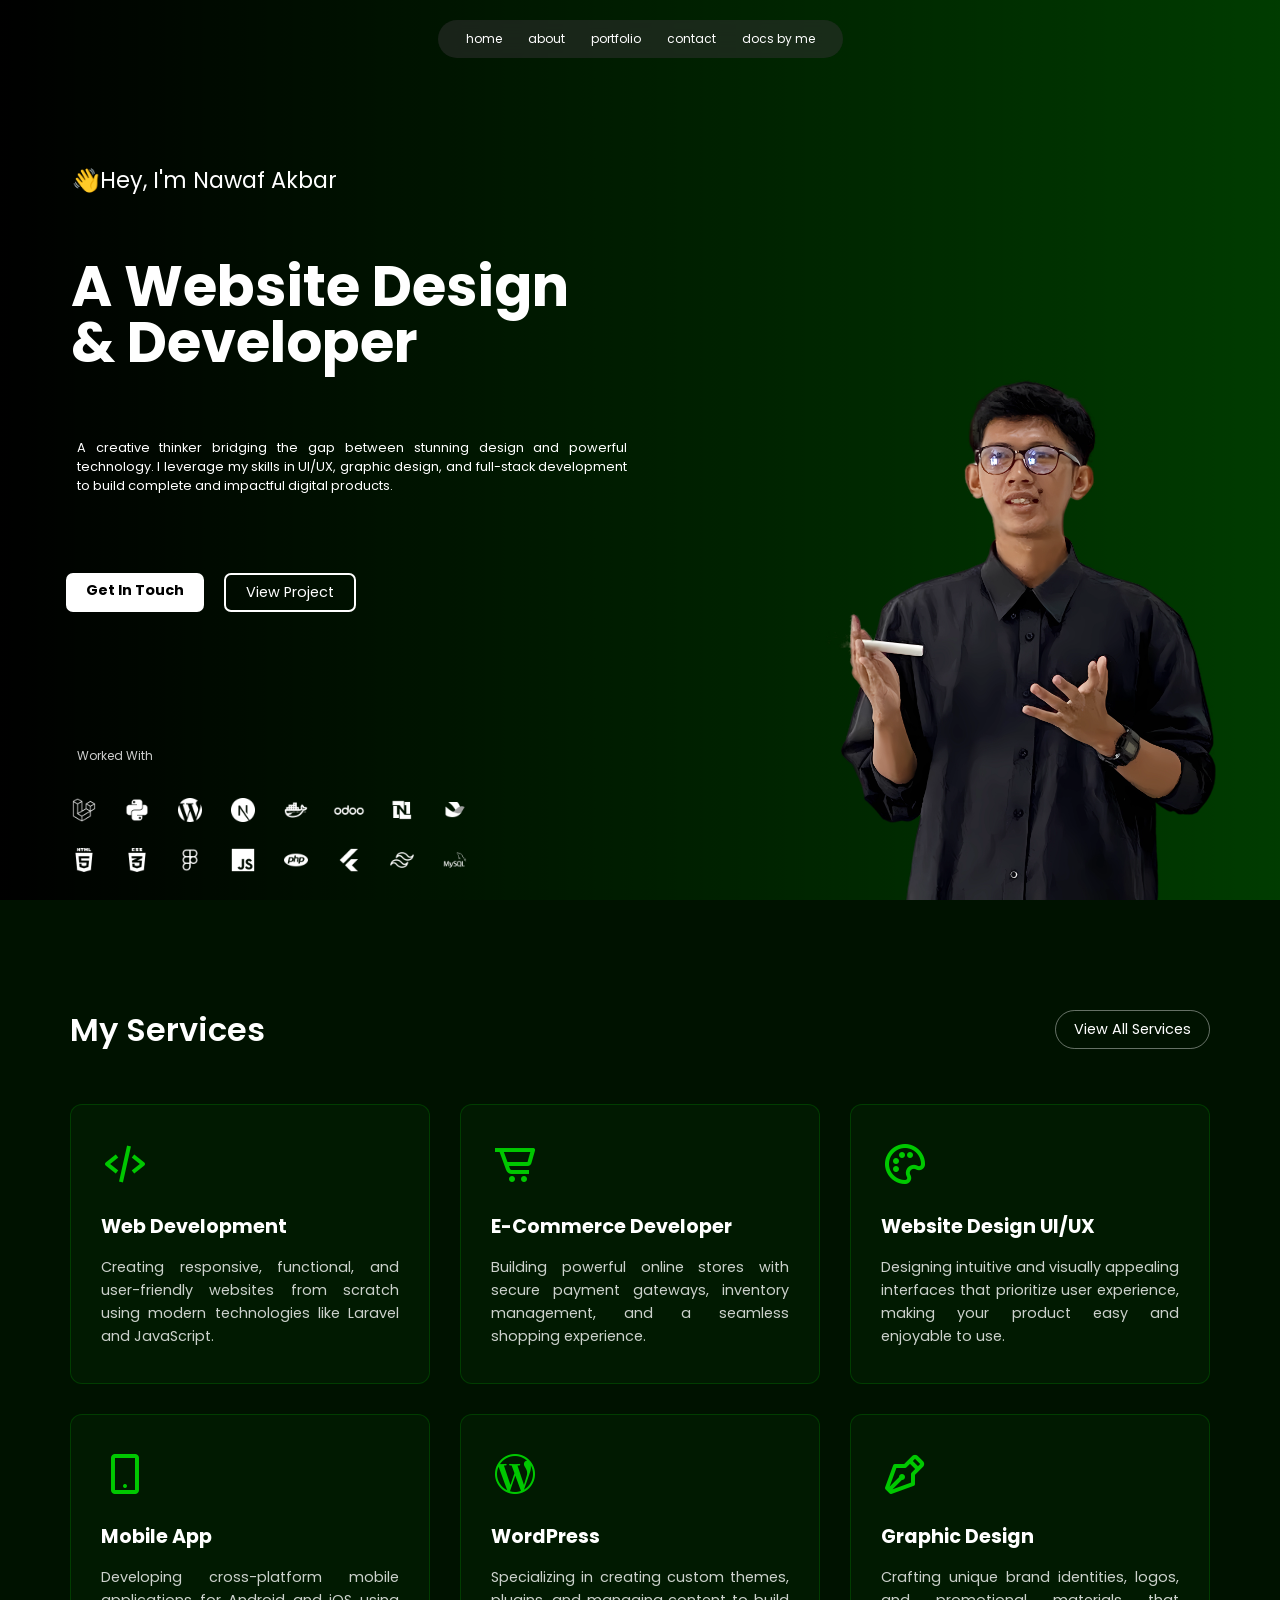
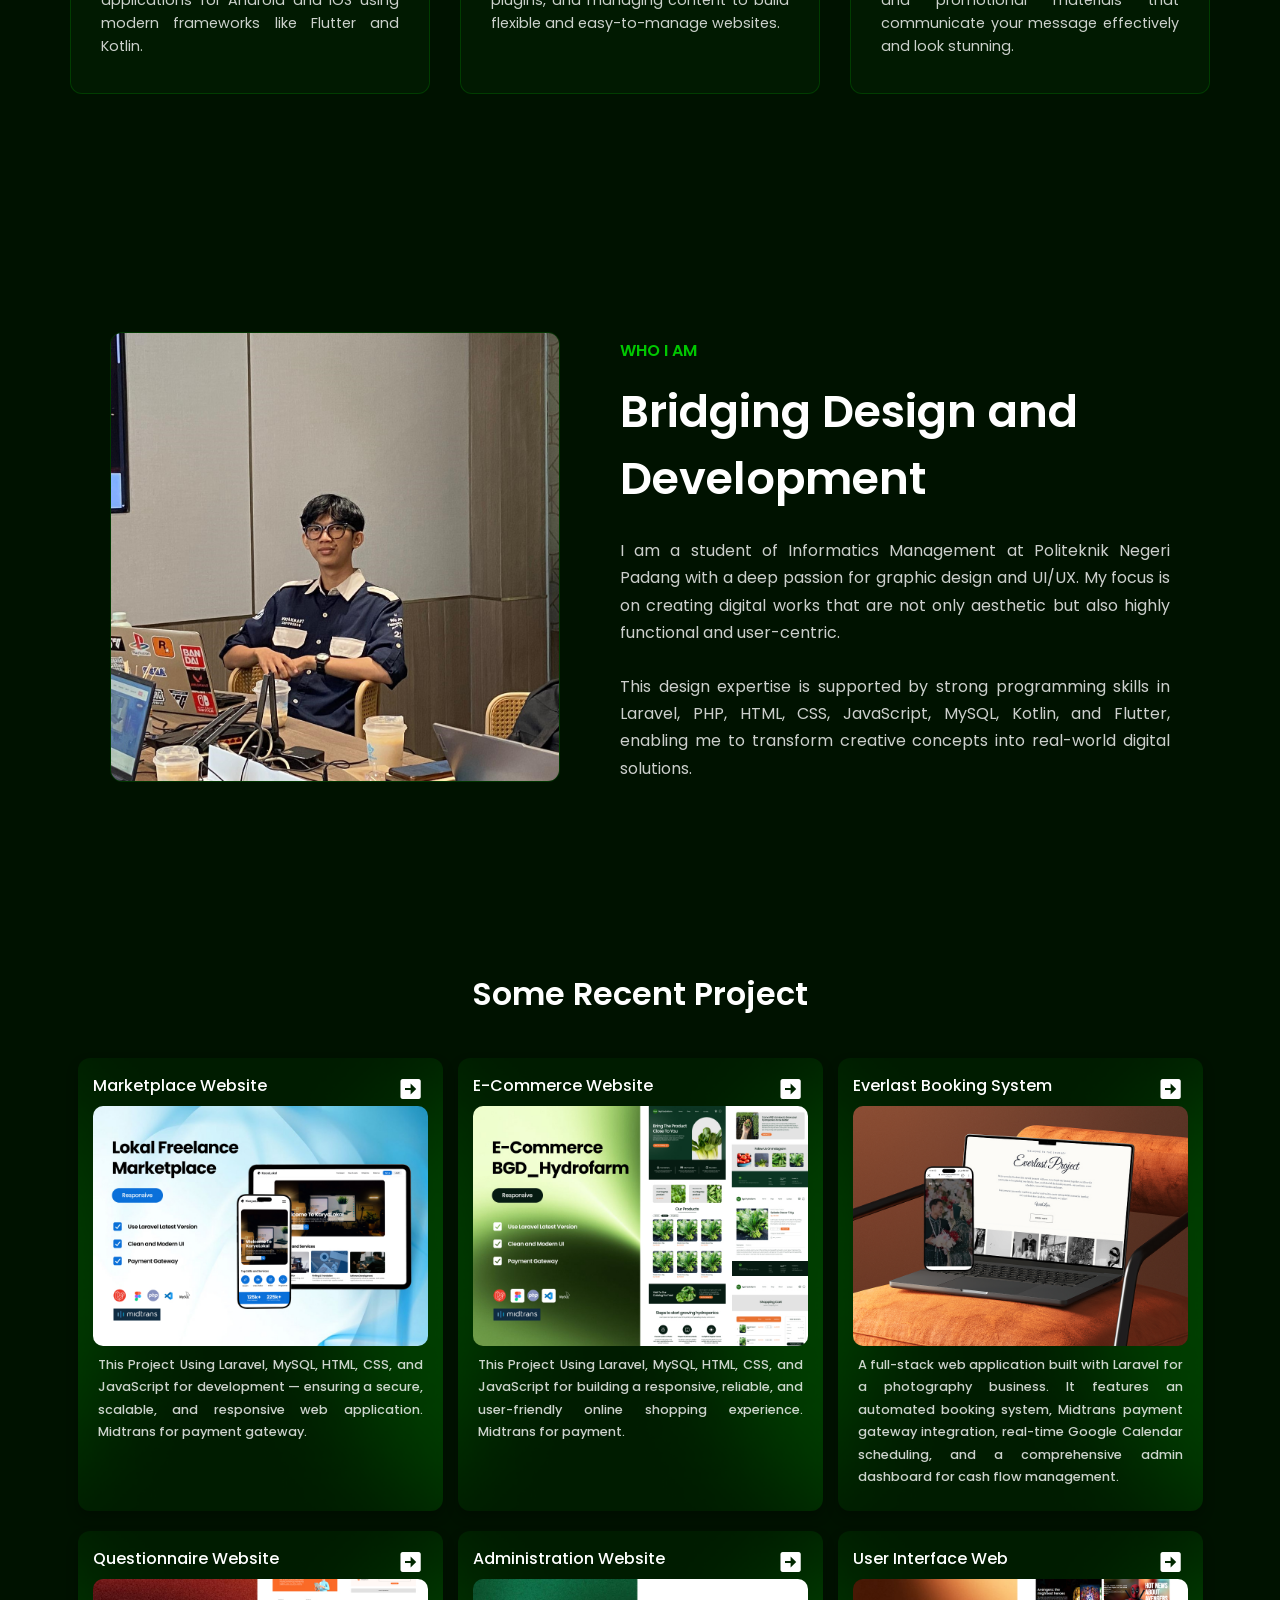
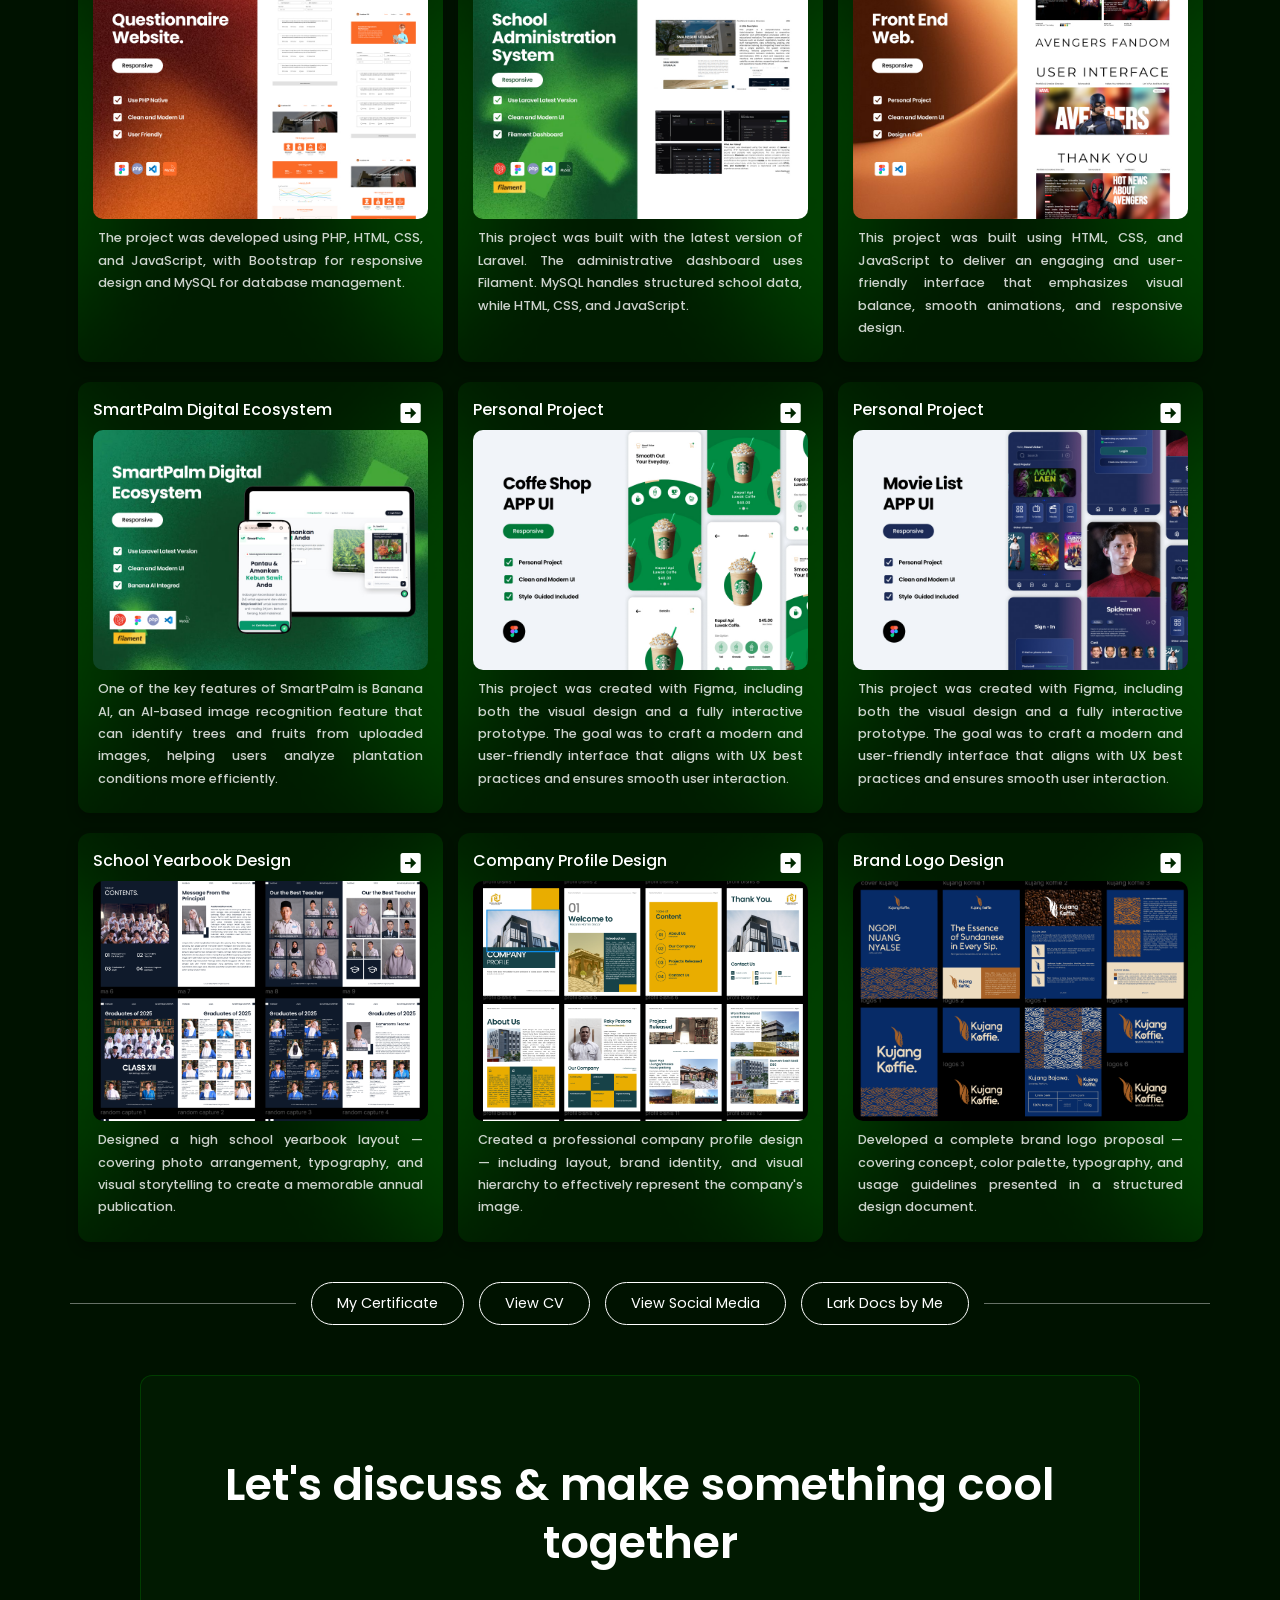
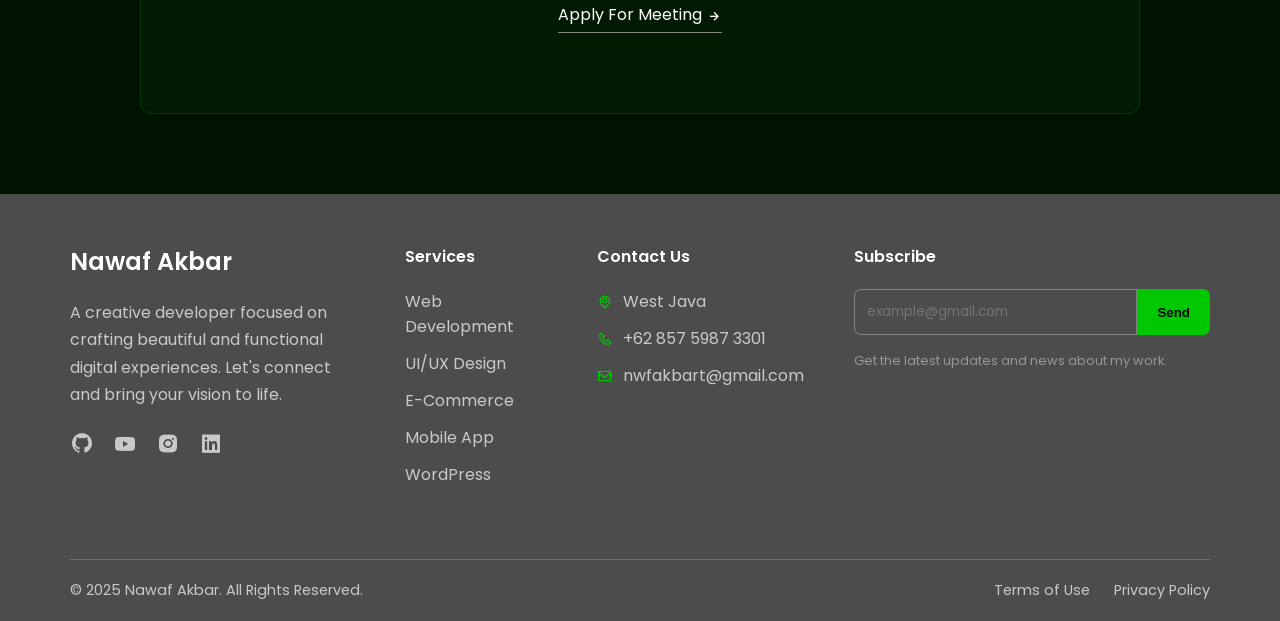
<file: index.html>
<!DOCTYPE html>
<html lang="en">

<head>
    <meta charset="UTF-8">
    <meta name="viewport" content="width=device-width, initial-scale=1.0">
    <title>Nawaf Akbar Portofolio</title>
    <link rel="icon" type="image/png" href="img/nwflogos.png">

    <link href='https://unpkg.com/boxicons@2.1.4/css/boxicons.min.css' rel='stylesheet'>
    <link rel="stylesheet" href="https://cdnjs.cloudflare.com/ajax/libs/font-awesome/6.4.2/css/all.min.css">

    <link rel="stylesheet" href="style.css">
    <style>
        /* Default: show desktop, hide mobile */
        .show-desktop {
            display: inline;
        }

        .show-mobile {
            display: none;
        }

        /* Mobile: hide desktop, show mobile */
        @media (max-width: 768px) {
            .show-desktop {
                display: none;
            }

            .show-mobile {
                display: inline;
            }
        }
    </style>
</head>

<body>

    <!-- header -->
    <div id="home" class="hero-section">
        <nav class="navbar">
            <div class="logo-container">
                <a href="#home">home</a>
                <a href="#about" class="show-desktop">about</a>
                <a href="#card">portfolio</a>
                <a href="#contact">contact</a>
                <a href="https://prasetia.sg.larksuite.com/docx/SMxsdrpLFoQGybxAiA4lXADDg6e" target="_blank"
                    class="show-desktop">docs by me</a>
                <a href="https://prasetia.sg.larksuite.com/docx/SMxsdrpLFoQGybxAiA4lXADDg6e" target="_blank"
                    class="show-mobile">docs</a>
            </div>
        </nav>
        <p class="text-intro">👋Hey, I'm Nawaf Akbar</p>
        <h3 class="title">A Website Design<br> & Developer</h3>
        <p class="text-header">A creative thinker bridging the gap between stunning design and powerful technology. I
            leverage my skills in UI/UX, graphic design, and full-stack development to build complete and impactful
            digital products.
        </p>

        <div class="buttons-container">
            <a href="#contact" class="button button-primary">Get In Touch</a>

            <a href="#card" class="button button-secondary">View Project</a>
        </div>

        <img src="img/hd.png" alt="Orang" class="center-image">

        <div class="bottom-left-text">Worked With</div>
        <div class="worked">
            <img src="img/iconk1.png" alt="">
            <img src="img/iconk2.png" alt="">
            <img src="img/iconk3.png" alt="">
            <img src="img/iconk4.png" alt="">
            <img src="img/iconk5.png" alt="">
            <img src="img/iconk6.png" alt="">
            <img src="img/iconk11.png" alt="">
            <img src="img/iconk7.png" alt="">
        </div>
        <div class="worked2">
            <img src="img/iconk8.png" alt="">
            <img src="img/iconk8-1.png" alt="">
            <img src="img/iconk8-2.png" alt="">
            <img src="img/iconk9.png" alt="">
            <img src="img/iconk10.png" alt="">
            <img src="img/iconk13.png" alt="">
            <img src="img/iconk14.png" alt="">
            <img src="img/iconk15.png" alt="">
        </div>

    </div>
    <!-- end header -->

    <main class="main-content">
        <!-- services -->
        <section class="services-section" id="services">
            <div class="services-header">
                <h1 class="section-title">My Services</h1>
                <a href="#" class="view-all-button">View All Services</a>
            </div>
            <div class="services-grid">
                <div class="service-card">
                    <div class="service-icon">
                        <i class='bx bx-code-alt'></i>
                    </div>
                    <h3>Web Development</h3>
                    <p>Creating responsive, functional, and user-friendly websites from scratch using modern
                        technologies
                        like Laravel and JavaScript.</p>
                </div>

                <div class="service-card">
                    <div class="service-icon">
                        <i class='bx bx-cart-alt'></i>
                    </div>
                    <h3>E-Commerce Developer</h3>
                    <p>Building powerful online stores with secure payment gateways, inventory management, and a
                        seamless
                        shopping experience.</p>
                </div>

                <div class="service-card">
                    <div class="service-icon">
                        <i class='bx bx-palette'></i>
                    </div>
                    <h3>Website Design UI/UX</h3>
                    <p>Designing intuitive and visually appealing interfaces that prioritize user experience, making
                        your
                        product easy and enjoyable to use.</p>
                </div>

                <div class="service-card">
                    <div class="service-icon">
                        <i class='bx bx-mobile-alt'></i>
                    </div>
                    <h3>Mobile App</h3>
                    <p>Developing cross-platform mobile applications for Android and iOS using modern frameworks like
                        Flutter and Kotlin.</p>
                </div>

                <div class="service-card">
                    <div class="service-icon">
                        <i class='bx bxl-wordpress'></i>
                    </div>
                    <h3>WordPress</h3>
                    <p>Specializing in creating custom themes, plugins, and managing content to build flexible and
                        easy-to-manage websites.</p>
                </div>

                <div class="service-card">
                    <div class="service-icon">
                        <i class='bx bx-pen'></i>
                    </div>
                    <h3>Graphic Design</h3>
                    <p>Crafting unique brand identities, logos, and promotional materials that communicate your message
                        effectively and look stunning.</p>
                </div>
            </div>
        </section>
        <!-- end services -->

        <!-- about me -->
        <section class="about-me-section" id="about">
            <div class="about-me-container">

                <div class="about-image-content">
                    <img src="img/aboutne.jpg" alt="Foto Profil Nawaf Akbar">
                </div>

                <div class="about-text-content">
                    <p class="pre-title">WHO I AM</p>
                    <h2 class="section-title">Bridging Design and Development</h2>
                    <p class="about-description">
                        I am a student of Informatics Management at Politeknik Negeri Padang with a deep passion for
                        graphic
                        design and UI/UX. My focus is on creating digital works that are not only aesthetic but also
                        highly
                        functional and user-centric.
                        <br><br>
                        This design expertise is supported by strong programming skills in Laravel, PHP, HTML, CSS,
                        JavaScript, MySQL, Kotlin, and Flutter, enabling me to transform creative concepts into
                        real-world
                        digital solutions.
                    </p>
                </div>

            </div>
        </section>
        <!-- end about me -->

        <!-- card -->
        <div id="card" class="card-section-utama">
            <h1 class="">Some Recent Project</h1>
            <div class="card-section">
                <a href="detail/detail1.html" class="card-link">
                    <div class="card">
                        <p>Marketplace Website</p>
                        <img src="img/myporto1.jpg" alt="">
                        <p class="card-desc">This Project Using Laravel, MySQL, HTML, CSS, and JavaScript for
                            development —
                            ensuring a secure, scalable, and responsive web application. Midtrans for payment gateway.
                        </p>
                        <i class='bx bxs-right-arrow-square arrow-right'></i>
                    </div>
                </a>
                <a href="detail/detail2.html" class="card-link">
                    <div class="card">
                        <p>E-Commerce Website</p>
                        <img src="img/myporto2.jpg" alt="">
                        <p class="card-desc">This Project Using Laravel, MySQL, HTML, CSS, and JavaScript for building a
                            responsive, reliable, and user-friendly online shopping experience. Midtrans for payment.
                        </p>
                        <i class='bx bxs-right-arrow-square arrow-right'></i>
                    </div>
                </a>
                <a href="detail/detail8.html" class="card-link">
                    <div class="card">
                        <p>Everlast Booking System</p>
                        <img src="img/myporto8.jpg" alt="Everlast Project">
                        <p class="card-desc">A full-stack web application built with Laravel for a photography business.
                            It features an automated booking system, Midtrans payment gateway integration, real-time
                            Google Calendar scheduling, and a comprehensive admin dashboard for cash flow management.
                        </p>
                        <i class='bx bxs-right-arrow-square arrow-right'></i>
                    </div>
                </a>
                <a href="detail/detail3.html" class="card-link">
                    <div class="card">
                        <p>Questionnaire Website</p>
                        <img src="img/myporto3.jpg" alt="">
                        <p class="card-desc">The project was developed using PHP, HTML, CSS, and JavaScript, with
                            Bootstrap
                            for
                            responsive design and MySQL for database management.</p>
                        <i class='bx bxs-right-arrow-square arrow-right'></i>
                    </div>
                </a>
                <a href="detail/detail4.html" class="card-link">
                    <div class="card">
                        <p>Administration Website</p>
                        <img src="img/myporto4.jpg" alt="">
                        <p class="card-desc">This project was built with the latest version of Laravel. The
                            administrative
                            dashboard uses Filament. MySQL handles structured school data, while HTML, CSS, and
                            JavaScript.
                        </p>
                        <i class='bx bxs-right-arrow-square arrow-right'></i>
                    </div>
                </a>
                <a href="detail/detail5.html" class="card-link">
                    <div class="card">
                        <p>User Interface Web</p>
                        <img src="img/myporto5.jpg" alt="">
                        <p class="card-desc">This project was built using HTML, CSS, and JavaScript to deliver an
                            engaging
                            and
                            user-friendly interface that emphasizes visual balance, smooth animations, and responsive
                            design.
                        </p>
                        <i class='bx bxs-right-arrow-square arrow-right'></i>
                    </div>
                </a>
                <a href="detail/detail6.html" class="card-link">
                    <div class="card">
                        <p>SmartPalm Digital Ecosystem</p>
                        <img src="img/smartpalm.jpg" alt="">
                        <p class="card-desc">One of the key features of SmartPalm is Banana AI, an AI-based image
                            recognition feature that can identify trees and fruits from uploaded images, helping users
                            analyze plantation conditions more efficiently.</p>
                        <i class='bx bxs-right-arrow-square arrow-right'></i>
                    </div>
                </a>
                <a href="detail/detail7.html" class="card-link">
                    <div class="card">
                        <p>Personal Project</p>
                        <img src="img/myporto7.jpg" alt="">
                        <p class="card-desc">This project was created with Figma, including both the visual design and a
                            fully
                            interactive prototype. The goal was to craft a modern and user-friendly interface that
                            aligns
                            with
                            UX best practices and ensures smooth user interaction.</p>
                        <i class='bx bxs-right-arrow-square arrow-right'></i>
                    </div>
                </a>
                <a href="detail/detail9.html" class="card-link">
                    <div class="card">
                        <p>Personal Project</p>
                        <img src="img/myporto9.jpg" alt="">
                        <p class="card-desc">This project was created with Figma, including both the visual design and a
                            fully
                            interactive prototype. The goal was to craft a modern and user-friendly interface that
                            aligns
                            with
                            UX best practices and ensures smooth user interaction.</p>
                        <i class='bx bxs-right-arrow-square arrow-right'></i>
                    </div>
                </a>
                <a href="doc/yearbookma.pdf" class="card-link">
                    <div class="card">
                        <p>School Yearbook Design</p>
                        <img src="img/ma.png" alt="">
                        <p class="card-desc">Designed a high school yearbook layout — covering photo arrangement,
                            typography, and visual storytelling to create a memorable annual publication.
                        </p>
                        <i class='bx bxs-right-arrow-square arrow-right'></i>
                    </div>
                </a>

                <a href="doc/profilebusinnes.pdf" class="card-link">
                    <div class="card">
                        <p>Company Profile Design</p>
                        <img src="img/profile company.png" alt="">
                        <p class="card-desc">Created a professional company profile design — including layout,
                            brand identity, and visual hierarchy to effectively represent the company's image.
                        </p>
                        <i class='bx bxs-right-arrow-square arrow-right'></i>
                    </div>
                </a>

                <a href="doc/branddesign.pdf" class="card-link">
                    <div class="card">
                        <p>Brand Logo Design</p>
                        <img src="img/coffe.png" alt="">
                        <p class="card-desc">Developed a complete brand logo proposal — covering concept,
                            color palette, typography, and usage guidelines presented in a structured design document.
                        </p>
                        <i class='bx bxs-right-arrow-square arrow-right'></i>
                    </div>
                </a>
            </div>
            <div class="view-more-card">
                <a href="doc/certificate.pdf" target="_blank">My Certificate</a>
                <a href="doc/cv2.pdf" target="_blank">View CV</a>
                <a href="https://instagram.com/nwfakbart_" target="_blank">View Social Media</a>
                <a href="https://prasetia.sg.larksuite.com/docx/SMxsdrpLFoQGybxAiA4lXADDg6e" target="_blank">Lark Docs
                    by Me</a>
            </div>
        </div>
        <!-- end  card -->

        <!-- certificate -->
        <!-- <section class="certificate-section" id="certificates">
            <h1 class="section-title">My Certificates</h1>
            
            <div class="cert-grid">
                <div class="cert-item" onclick="openModal('img/cert1.jpg')">
                    <div class="cert-img-container">
                        <img src="img/cert1.jpg" alt="Certificate 1">
                        <div class="cert-overlay">
                            <i class='bx bx-zoom-in'></i>
                        </div>
                    </div>
                    <div class="cert-info">
                        <h3>PKM (Program Kreativitas Mahasiswa)</h3>
                        <p>Skema Pendanaan Bidang Pengabdian Masyarakat | Kemendikbudristek • 2024</p>
                    </div>
                </div>

                <div class="cert-item" onclick="openModal('img/cert2.jpg')">
                    <div class="cert-img-container">
                        <img src="img/cert2.jpg" alt="Certificate 2">
                        <div class="cert-overlay">
                            <i class='bx bx-zoom-in'></i>
                        </div>
                    </div>
                    <div class="cert-info">
                        <h3>Program Mahasiswa Wirausaha</h3>
                        <p>Badan Pengelola Dana Perkebunan(BPDP) • 2025 - 2026</p>
                    </div>
                </div>

                <div class="cert-item" onclick="openModal('img/cert3.jpg')">
                    <div class="cert-img-container">
                        <img src="img/cert3.jpg" alt="Certificate 3">
                        <div class="cert-overlay">
                            <i class='bx bx-zoom-in'></i>
                        </div>
                    </div>
                    <div class="cert-info">
                        <h3>Sertifikasi Flutter Developer</h3>
                        <p>Dicoding Indonesia • 2024</p>
                    </div>
                </div>
            </div>
        </section>

        <div id="certModal" class="cert-modal" onclick="closeModal()">
            <span class="close-modal">&times;</span>
            <img class="modal-content" id="imgFull">
        </div> -->
        <!-- end certificate -->

        <!-- etc -->
        <section class="cta-section">
            <div class="cta-content">
                <h2>Let's discuss & make something cool together</h2>
                <a href="https://mail.google.com/mail/?view=cm&to=nwfakbart@gmail.com&su=Meeting%20Request" target="_blank" class="cta-link">
                    Apply For Meeting <i class='bx bx-right-arrow-alt'></i>
                </a>
            </div>
        </section>
        <!-- endetc -->
    </main>
    <footer id="contact" class="footer">
        <div class="footer-container">
            <div class="footer-column about">
                <h3 class="footer-logo">Nawaf Akbar</h3>
                <p>A creative developer focused on crafting beautiful and functional digital experiences. Let's
                    connect
                    and bring your vision to life.</p>
                <div class="social-icons">
                    <a href="http://github.com/nawafakbar" aria-label="Github" target="_blank"><i
                            class='bx bxl-github'></i></a>
                    <a href="https://www.youtube.com/@wafakbar" aria-label="Youtube" target="_blank"><i
                            class='bx bxl-youtube'></i></a>
                    <a href="http://instagram.com/nwfakbart_" aria-label="Instagram" target="_blank"><i
                            class='bx bxl-instagram-alt'></i></a>
                    <a href="https://www.linkedin.com/in/muhammad-nawaf-akbar-a1857428a/" aria-label="LinkedIn"
                        target="_blank"><i class='bx bxl-linkedin-square'></i></a>
                </div>
            </div>

            <div class="footer-column">
                <h4>Services</h4>
                <ul>
                    <li><a href="#services">Web Development</a></li>
                    <li><a href="#services">UI/UX Design</a></li>
                    <li><a href="#services">E-Commerce</a></li>
                    <li><a href="#services">Mobile App</a></li>
                    <li><a href="#services">WordPress</a></li>
                </ul>
            </div>

            <div class="footer-column">
                <h4>Contact Us</h4>
                <ul>
                    <li><i class='bx bx-map'></i>West Java</li>
                    <li><i class='bx bx-phone'></i> +62 857 5987 3301</li>
                    <li><i class='bx bx-envelope'></i> nwfakbart@gmail.com</li>
                </ul>
            </div>

            <div class="footer-column">
                <h4>Subscribe</h4>
                <form class="subscribe-form">
                    <input type="email" placeholder="example@gmail.com" required>
                    <button type="submit">Send</button>
                </form>
                <p class="subscribe-note">Get the latest updates and news about my work.</p>
            </div>
        </div>

        <div class="footer-bottom">
            <p>&copy; 2025 Nawaf Akbar. All Rights Reserved.</p>
            <div class="footer-bottom-links">
                <a href="#">Terms of Use</a>
                <a href="#">Privacy Policy</a>
            </div>
        </div>
    </footer>

    <script>
        function openModal(imgSrc) {
            document.getElementById("certModal").style.display = "block";
            document.getElementById("imgFull").src = imgSrc;
        }

        function closeModal() {
            document.getElementById("certModal").style.display = "none";
        }

        // Tambahkan event listener biar nutup pas klik tombol ESC
        document.addEventListener('keydown', function (event) {
            if (event.key === "Escape") {
                closeModal();
            }
        });
    </script>
</body>

</html>
</file>
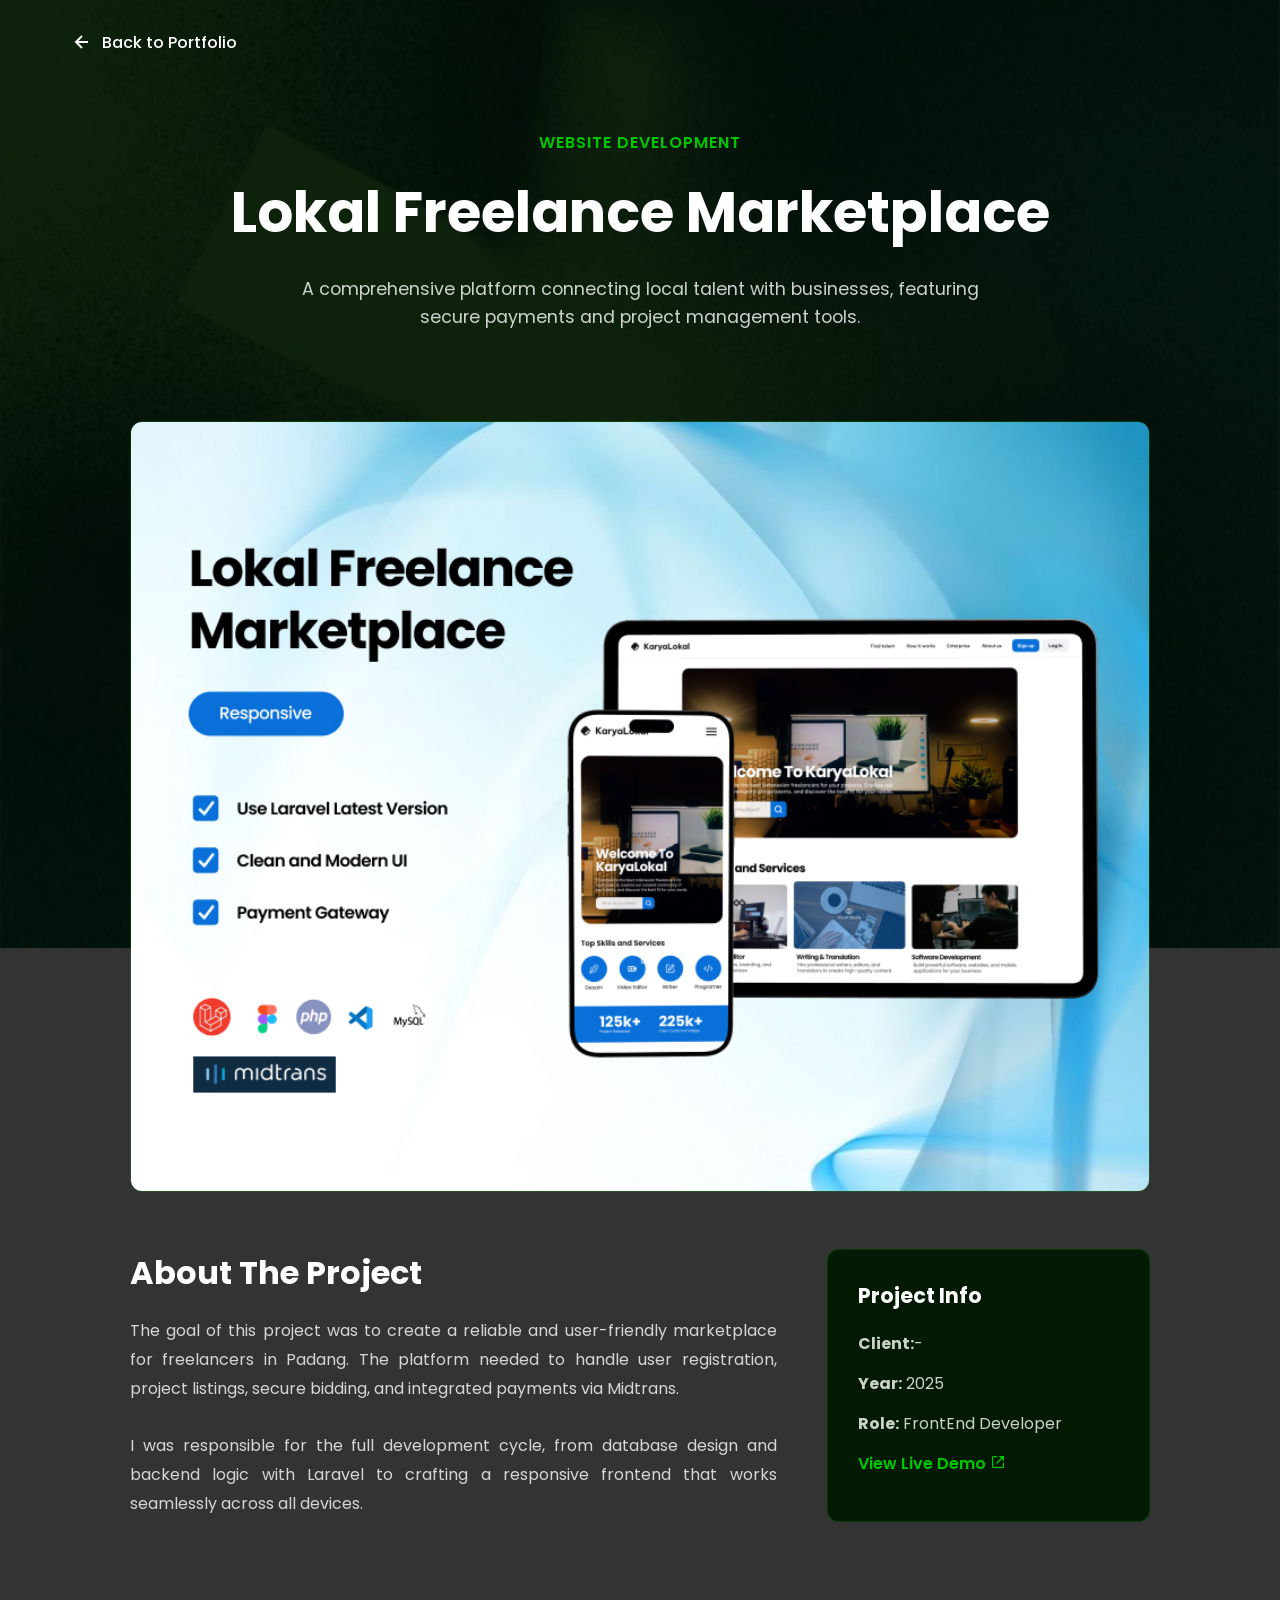
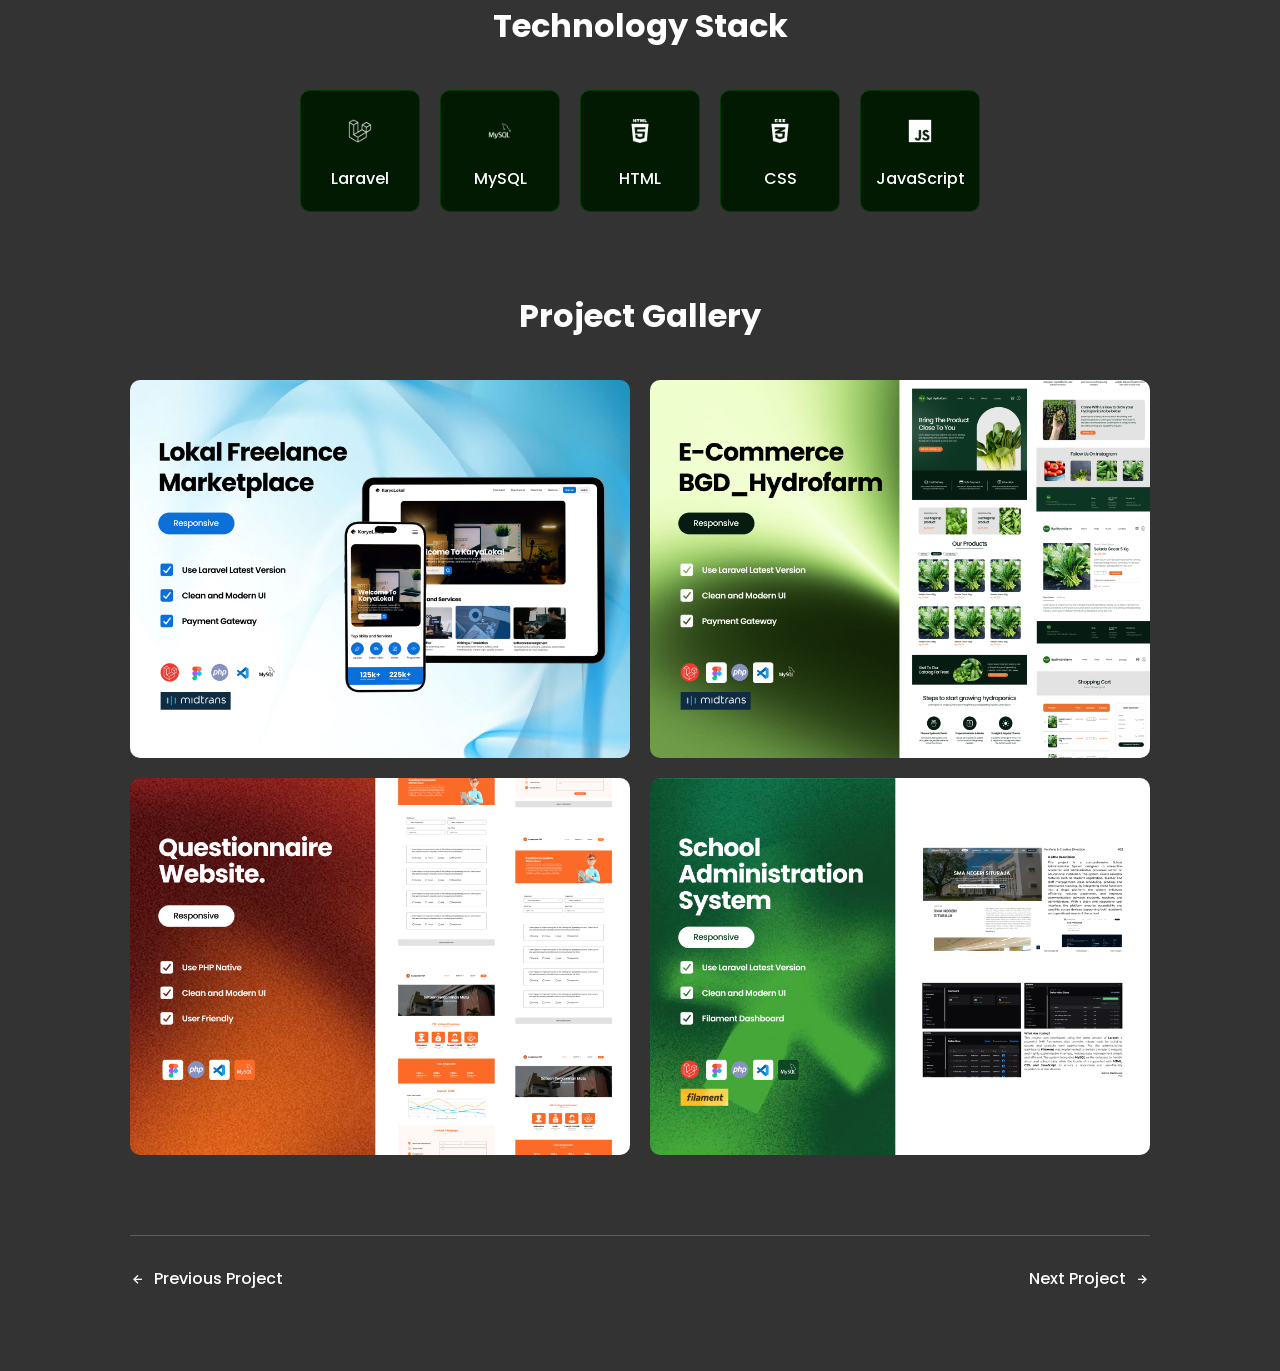
<file: detail/detail1.html>
<!DOCTYPE html>
<html lang="en">

<head>
    <meta charset="UTF-8">
    <meta name="viewport" content="width=device-width, initial-scale=1.0">
    <title>Project Detail - Marketplace Website</title>

    <link href='https://unpkg.com/boxicons@2.1.4/css/boxicons.min.css' rel='stylesheet'>
    <link rel="stylesheet" href="../style.css">
    <link rel="stylesheet" href="../detail.css">
</head>

<body>

    <header class="detail-header">
        <a href="../index.html#portfolio" class="back-button">
            <i class='bx bx-left-arrow-alt'></i>
            <span>Back to Portfolio</span>
        </a>
    </header>

    <main class="project-detail-content">

        <section class="project-hero">
            <p class="project-category">WEBSITE DEVELOPMENT</p>
            <h1>Lokal Freelance Marketplace</h1>
            <p class="project-subtitle">A comprehensive platform connecting local talent with businesses, featuring
                secure payments and project management tools.</p>
        </section>

        <section class="project-banner">
            <img src="../img/myporto1.jpg" alt="Marketplace Website Banner">
        </section>

        <section class="project-overview">
            <div class="overview-column">
                <h2>About The Project</h2>
                <p>
                    The goal of this project was to create a reliable and user-friendly marketplace for freelancers in
                    Padang. The platform needed to handle user registration, project listings, secure bidding, and
                    integrated payments via Midtrans.
                    <br><br>
                    I was responsible for the full development cycle, from database design and backend logic with
                    Laravel to crafting a responsive frontend that works seamlessly across all devices.
                </p>
            </div>
            <aside class="overview-meta">
                <h3>Project Info</h3>
                <ul>
                    <li><strong>Client:</strong>-</li>
                    <li><strong>Year:</strong> 2025</li>
                    <li><strong>Role:</strong> FrontEnd Developer</li>
                    <li><a href="https://karyalokalid.com" target="_blank" class="live-demo-link">View Live Demo <i
                                class='bx bx-link-external'></i></a></li>
                </ul>
            </aside>
        </section>

        <section class="project-tech-stack">
            <h2>Technology Stack</h2>
            <div class="tech-stack-grid">
                <div class="tech-item"><img src="images/laravel.png" alt="Laravel"><span>Laravel</span></div>
                <div class="tech-item"><img src="images/mysql.png" alt="MySQL"><span>MySQL</span></div>
                <div class="tech-item"><img src="images/html.png" alt="HTML5"><span>HTML</span></div>
                <div class="tech-item"><img src="images/css.png" alt="CSS3"><span>CSS</span></div>
                <div class="tech-item"><img src="images/js.png" alt="JavaScript"><span>JavaScript</span></div>
            </div>
        </section>

        <section class="project-gallery">
            <h2>Project Gallery</h2>
            <div class="project-gallery-grid">
                <img src="../img/myporto1.jpg" alt="Project Screenshot 1">
                <img src="../img/myporto2.jpg" alt="Project Screenshot 2">
                <img src="../img/myporto3.jpg" alt="Project Screenshot 3">
                <img src="../img/myporto4.jpg" alt="Project Screenshot 4">
            </div>
        </section>

        <nav class="project-nav">
            <a href="detail1.html" class="nav-link prev">
                <i class='bx bx-left-arrow-alt'></i> Previous Project
            </a>
            <a href="detail2.html" class="nav-link next">
                Next Project <i class='bx bx-right-arrow-alt'></i>
            </a>
        </nav>

    </main>

</body>

</html>
</file>
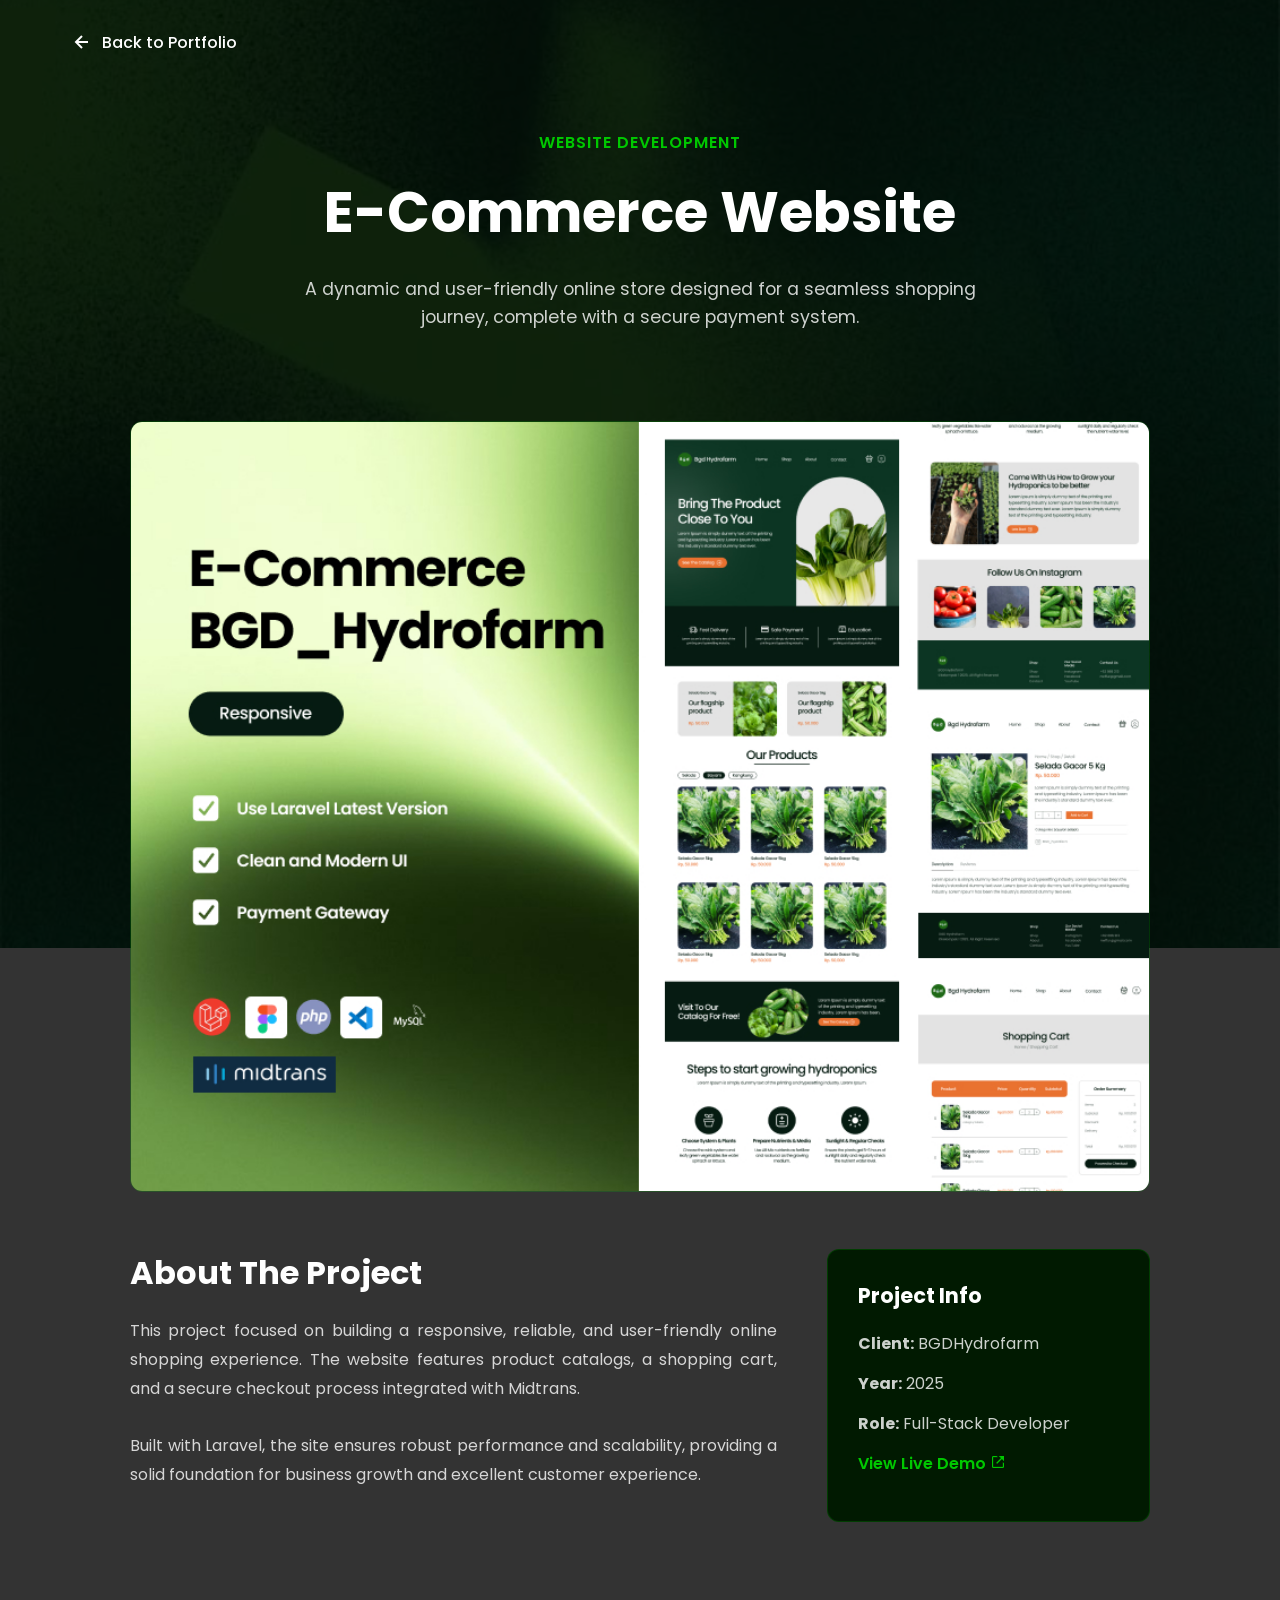
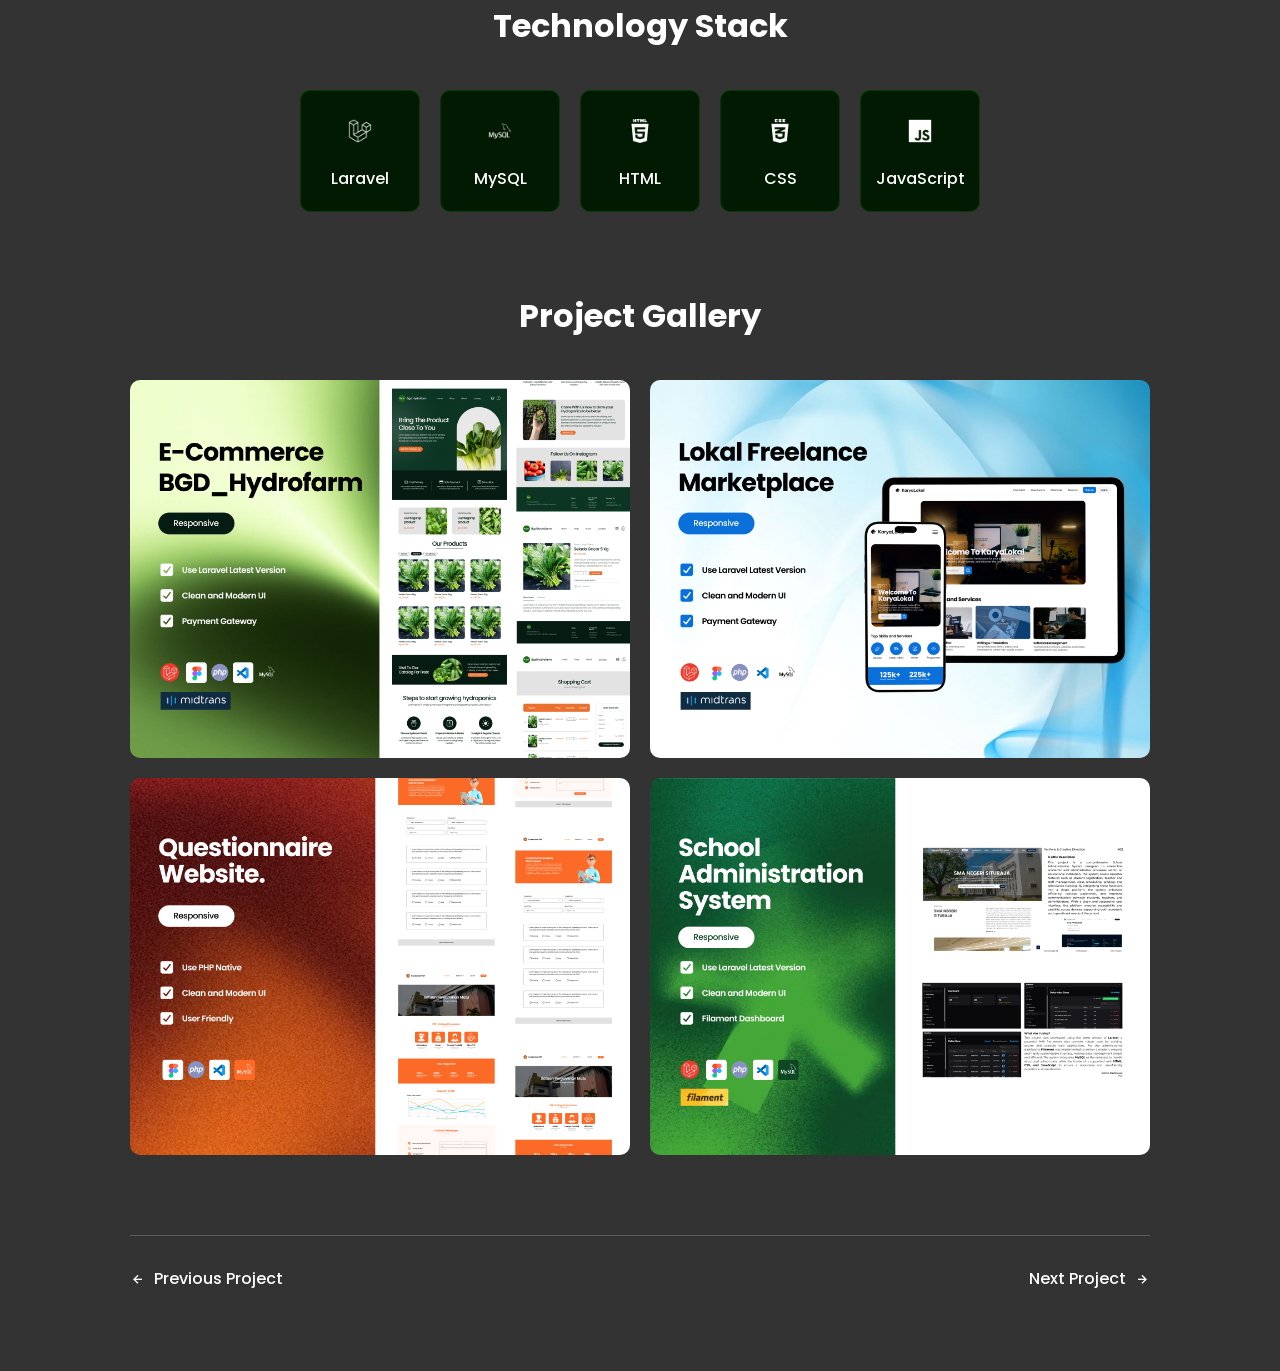
<file: detail/detail2.html>
<!DOCTYPE html>
<html lang="en">

<head>
    <meta charset="UTF-8">
    <meta name="viewport" content="width=device-width, initial-scale=1.0">
    <title>Project Detail - E-Commerce Website</title>
    <link href='https://unpkg.com/boxicons@2.1.4/css/boxicons.min.css' rel='stylesheet'>
    <link rel="stylesheet" href="../style.css">
    <link rel="stylesheet" href="../detail.css">
</head>

<body>
    <header class="detail-header">
        <a href="../index.html#portfolio" class="back-button">
            <i class='bx bx-left-arrow-alt'></i>
            <span>Back to Portfolio</span>
        </a>
    </header>
    <main class="project-detail-content">
        <section class="project-hero">
            <p class="project-category">WEBSITE DEVELOPMENT</p>
            <h1>E-Commerce Website</h1>
            <p class="project-subtitle">A dynamic and user-friendly online store designed for a seamless shopping
                journey, complete with a secure payment system.</p>
        </section>
        <section class="project-banner">
            <img src="../img/myporto2.jpg" alt="E-Commerce Website Banner">
        </section>
        <section class="project-overview">
            <div class="overview-column">
                <h2>About The Project</h2>
                <p>
                    This project focused on building a responsive, reliable, and user-friendly online shopping
                    experience. The website features product catalogs, a shopping cart, and a secure checkout process
                    integrated with Midtrans.
                    <br><br>
                    Built with Laravel, the site ensures robust performance and scalability, providing a solid
                    foundation for business growth and excellent customer experience.
                </p>
            </div>
            <aside class="overview-meta">
                <h3>Project Info</h3>
                <ul>
                    <li><strong>Client:</strong> BGDHydrofarm</li>
                    <li><strong>Year:</strong> 2025</li>
                    <li><strong>Role:</strong> Full-Stack Developer</li>
                    <li><a href="https://bgdhydrofarm.com" target="_blank" class="live-demo-link">View Live Demo <i
                                class='bx bx-link-external'></i></a></li>
                </ul>
            </aside>
        </section>
        <section class="project-tech-stack">
            <h2>Technology Stack</h2>
            <div class="tech-stack-grid">
                <div class="tech-item"><img src="images/laravel.png" alt="Laravel"><span>Laravel</span></div>
                <div class="tech-item"><img src="images/mysql.png" alt="MySQL"><span>MySQL</span></div>
                <div class="tech-item"><img src="images/html.png" alt="HTML5"><span>HTML</span></div>
                <div class="tech-item"><img src="images/css.png" alt="CSS3"><span>CSS</span></div>
                <div class="tech-item"><img src="images/js.png" alt="JavaScript"><span>JavaScript</span></div>
            </div>
        </section>
        <section class="project-gallery">
            <h2>Project Gallery</h2>
            <div class="project-gallery-grid">
                <img src="../img/myporto2.jpg" alt="Project Screenshot 1">
                <img src="../img/myporto1.jpg" alt="Project Screenshot 2">
                <img src="../img/myporto3.jpg" alt="Project Screenshot 3">
                <img src="../img/myporto4.jpg" alt="Project Screenshot 4">
            </div>
        </section>
        <nav class="project-nav">
            <a href="detail1.html" class="nav-link prev">
                <i class='bx bx-left-arrow-alt'></i> Previous Project
            </a>
            <a href="detail3.html" class="nav-link next">
                Next Project <i class='bx bx-right-arrow-alt'></i>
            </a>
        </nav>
    </main>
</body>

</html>
</file>
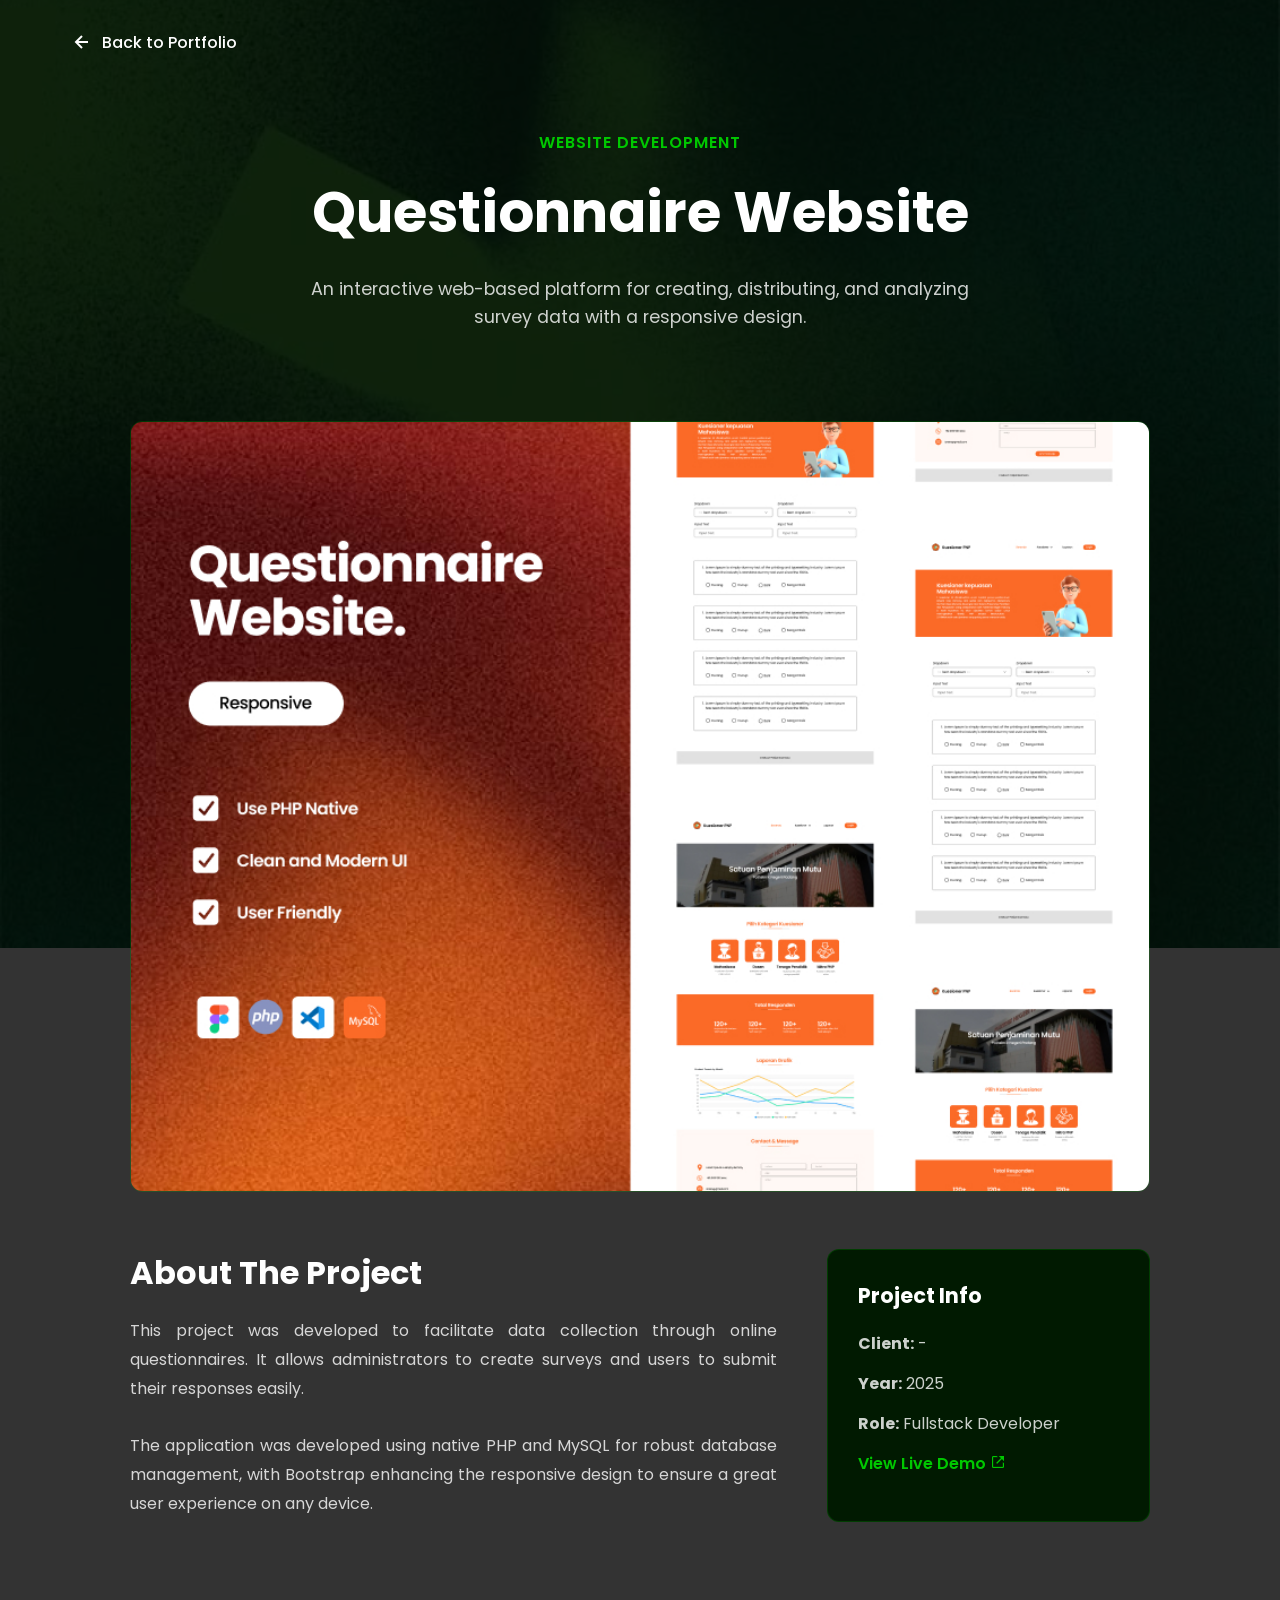
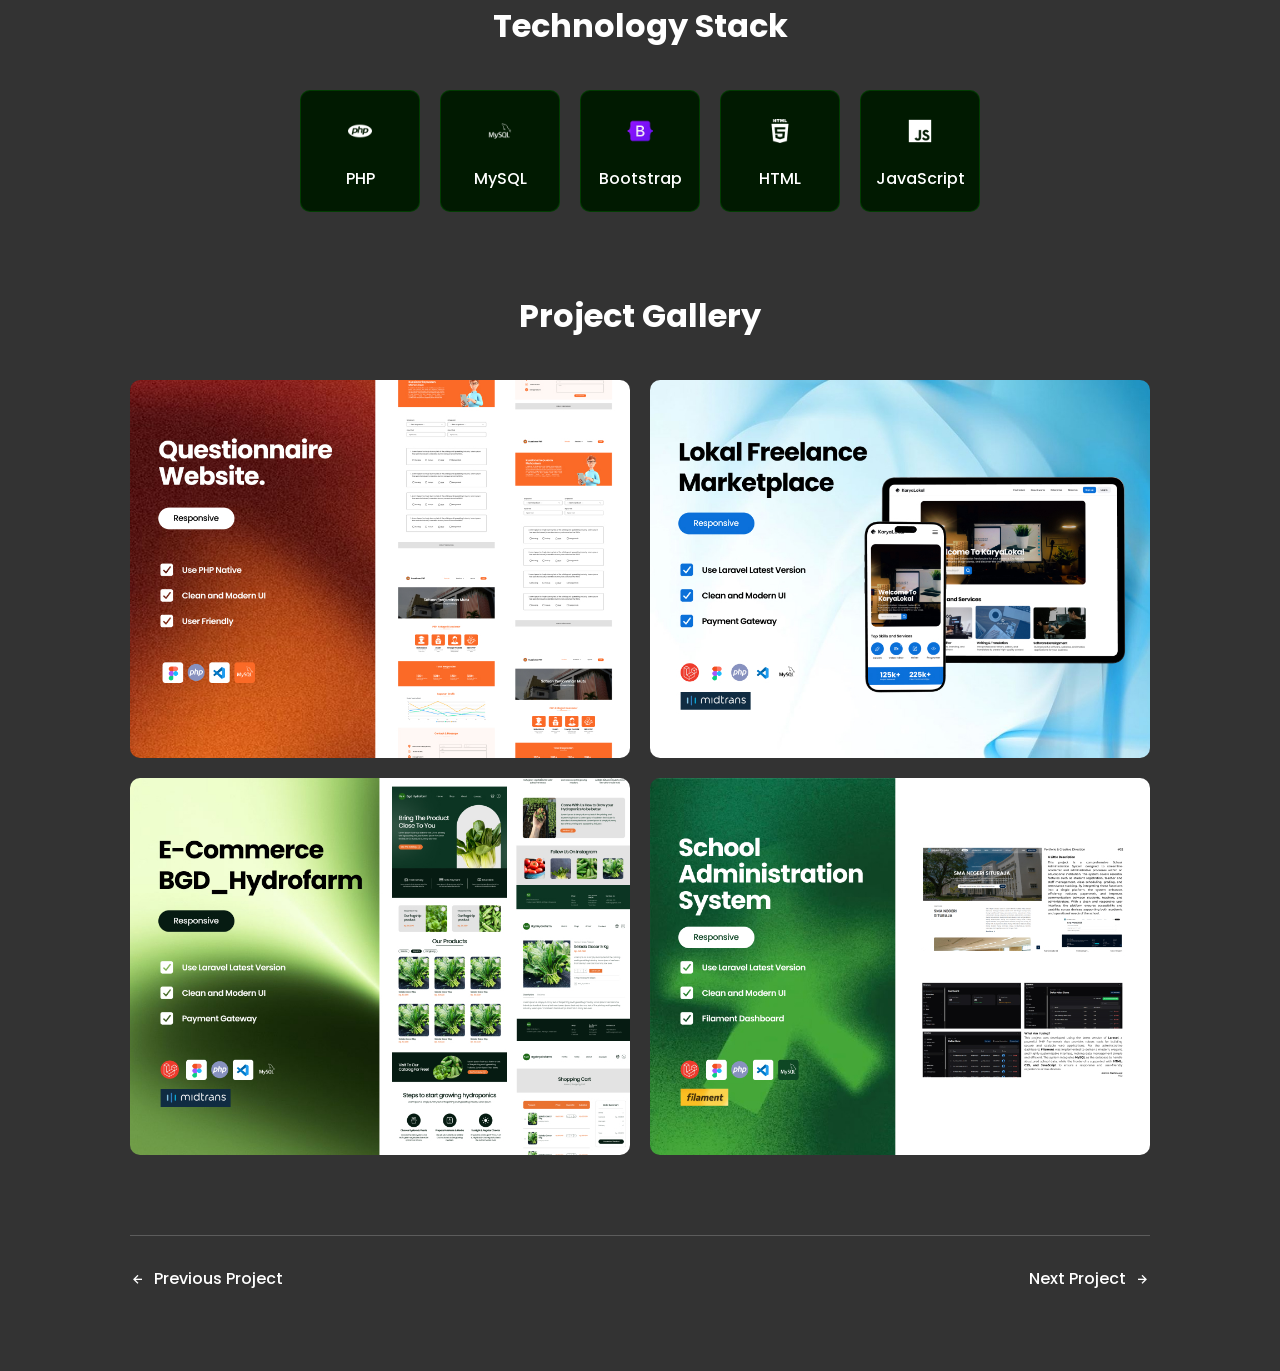
<file: detail/detail3.html>
<!DOCTYPE html>
<html lang="en">

<head>
    <meta charset="UTF-8">
    <meta name="viewport" content="width=device-width, initial-scale=1.0">
    <title>Project Detail - Questionnaire Website</title>
    <link href='https://unpkg.com/boxicons@2.1.4/css/boxicons.min.css' rel='stylesheet'>
    <link rel="stylesheet" href="../style.css">
    <link rel="stylesheet" href="../detail.css">
</head>

<body>
    <header class="detail-header">
        <a href="../index.html#portfolio" class="back-button">
            <i class='bx bx-left-arrow-alt'></i>
            <span>Back to Portfolio</span>
        </a>
    </header>
    <main class="project-detail-content">
        <section class="project-hero">
            <p class="project-category">WEBSITE DEVELOPMENT</p>
            <h1>Questionnaire Website</h1>
            <p class="project-subtitle">An interactive web-based platform for creating, distributing, and analyzing
                survey data with a responsive design.</p>
        </section>
        <section class="project-banner">
            <img src="../img/myporto3.jpg" alt="Questionnaire Website Banner">
        </section>
        <section class="project-overview">
            <div class="overview-column">
                <h2>About The Project</h2>
                <p>
                    This project was developed to facilitate data collection through online questionnaires. It allows
                    administrators to create surveys and users to submit their responses easily.
                    <br><br>
                    The application was developed using native PHP and MySQL for robust database management, with
                    Bootstrap enhancing the responsive design to ensure a great user experience on any device.
                </p>
            </div>
            <aside class="overview-meta">
                <h3>Project Info</h3>
                <ul>
                    <li><strong>Client:</strong> -</li>
                    <li><strong>Year:</strong> 2025</li>
                    <li><strong>Role:</strong> Fullstack Developer</li>
                    <li><a href="#" target="_blank" class="live-demo-link">View Live Demo <i
                                class='bx bx-link-external'></i></a></li>
                </ul>
            </aside>
        </section>
        <section class="project-tech-stack">
            <h2>Technology Stack</h2>
            <div class="tech-stack-grid">
                <div class="tech-item"><img src="images/php.png" alt="PHP"><span>PHP</span></div>
                <div class="tech-item"><img src="images/mysql.png" alt="MySQL"><span>MySQL</span></div>
                <div class="tech-item"><img src="images/boostrap.png" alt="Bootstrap"><span>Bootstrap</span></div>
                <div class="tech-item"><img src="images/html.png" alt="HTML5"><span>HTML</span></div>
                <div class="tech-item"><img src="images/js.png" alt="JavaScript"><span>JavaScript</span></div>
            </div>
        </section>
        <section class="project-gallery">
            <h2>Project Gallery</h2>
            <div class="project-gallery-grid">
                <img src="../img/myporto3.jpg" alt="Project Screenshot 1">
                <img src="../img/myporto1.jpg" alt="Project Screenshot 2">
                <img src="../img/myporto2.jpg" alt="Project Screenshot 3">
                <img src="../img/myporto4.jpg" alt="Project Screenshot 4">
            </div>
        </section>
        <nav class="project-nav">
            <a href="detail2.html" class="nav-link prev">
                <i class='bx bx-left-arrow-alt'></i> Previous Project
            </a>
            <a href="detail4.html" class="nav-link next">
                Next Project <i class='bx bx-right-arrow-alt'></i>
            </a>
        </nav>
    </main>
</body>

</html>
</file>
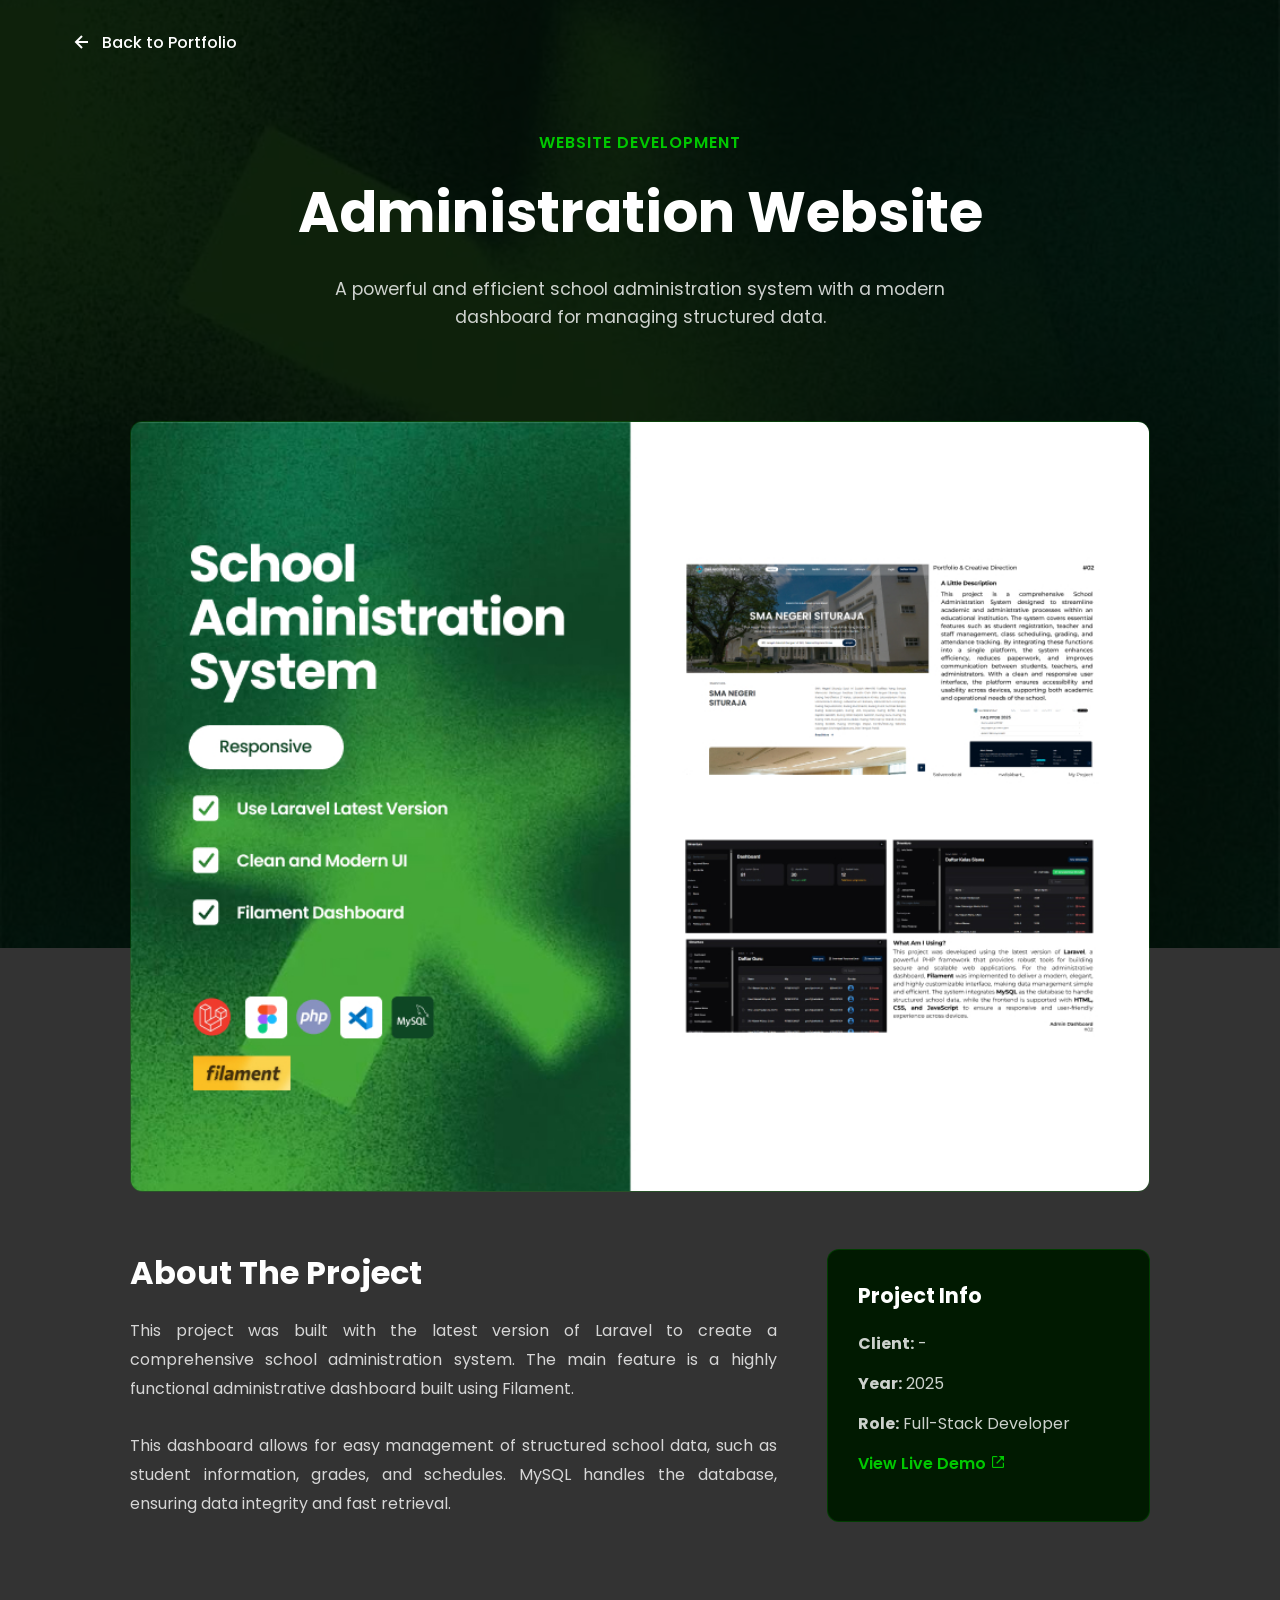
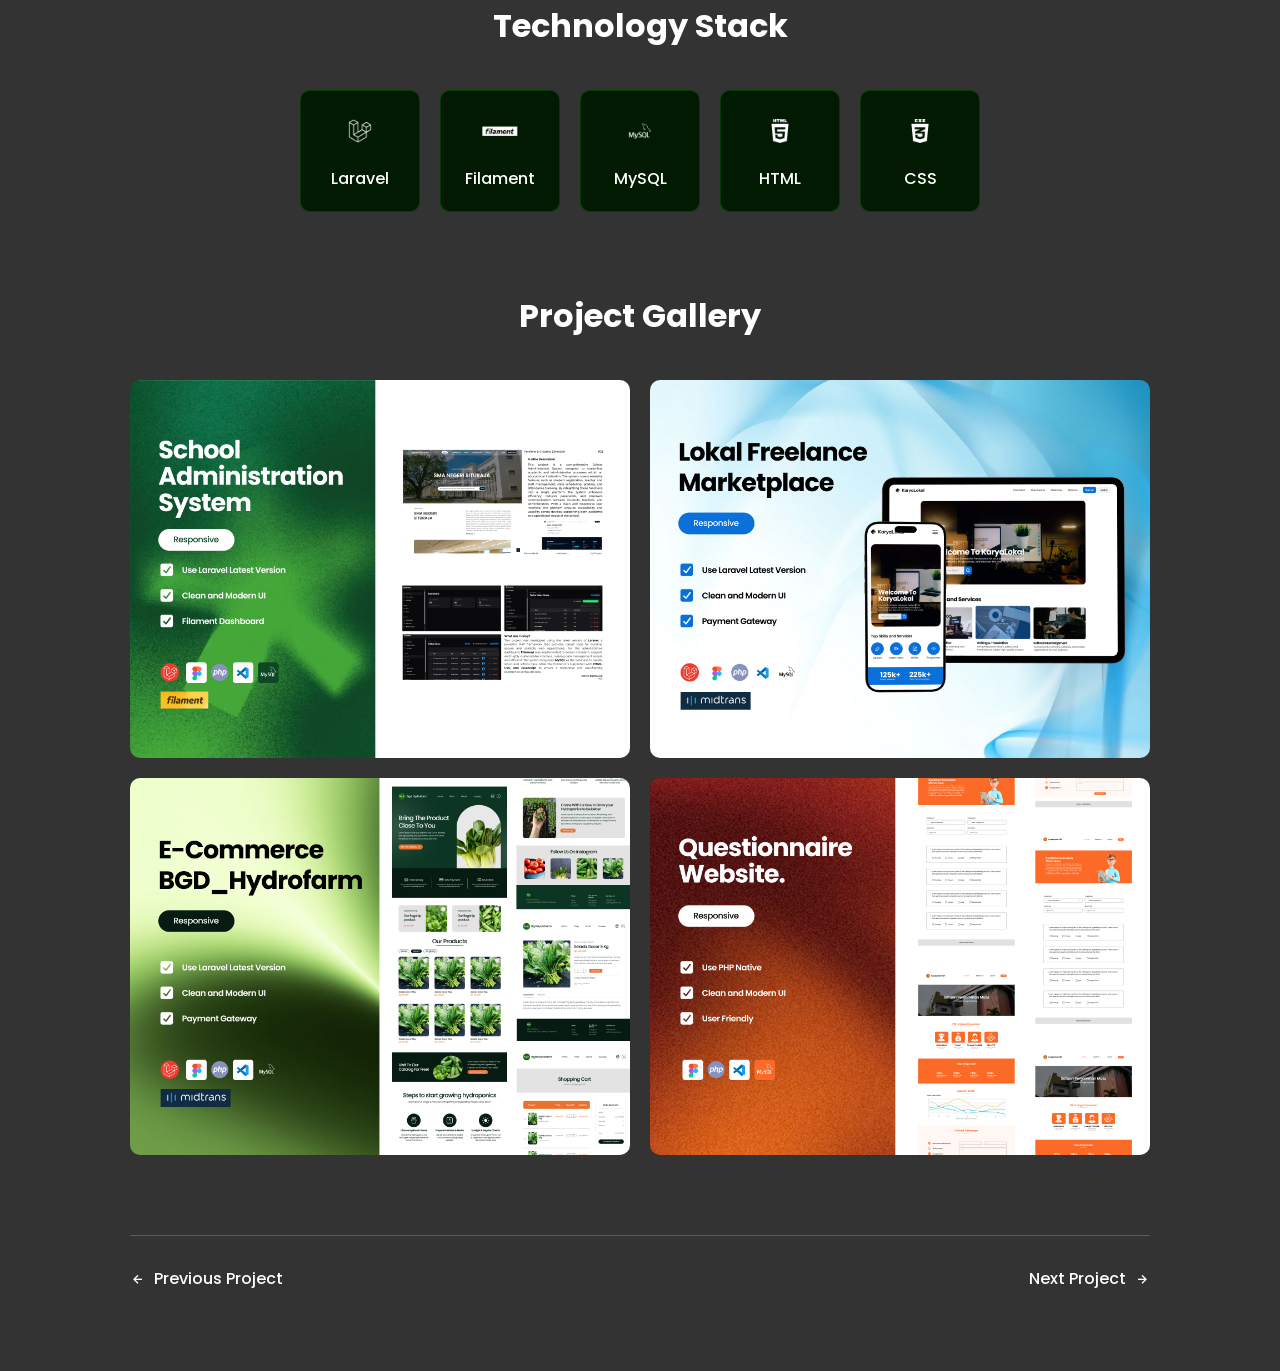
<file: detail/detail4.html>
<!DOCTYPE html>
<html lang="en">

<head>
    <meta charset="UTF-8">
    <meta name="viewport" content="width=device-width, initial-scale=1.0">
    <title>Project Detail - Administration Website</title>
    <link href='https://unpkg.com/boxicons@2.1.4/css/boxicons.min.css' rel='stylesheet'>
    <link rel="stylesheet" href="../style.css">
    <link rel="stylesheet" href="../detail.css">
</head>

<body>
    <header class="detail-header">
        <a href="../index.html#portfolio" class="back-button">
            <i class='bx bx-left-arrow-alt'></i>
            <span>Back to Portfolio</span>
        </a>
    </header>
    <main class="project-detail-content">
        <section class="project-hero">
            <p class="project-category">WEBSITE DEVELOPMENT</p>
            <h1>Administration Website</h1>
            <p class="project-subtitle">A powerful and efficient school administration system with a modern dashboard
                for managing structured data.</p>
        </section>
        <section class="project-banner">
            <img src="../img/myporto4.jpg" alt="Administration Website Banner">
        </section>
        <section class="project-overview">
            <div class="overview-column">
                <h2>About The Project</h2>
                <p>
                    This project was built with the latest version of Laravel to create a comprehensive school
                    administration system. The main feature is a highly functional administrative dashboard built using
                    Filament.
                    <br><br>
                    This dashboard allows for easy management of structured school data, such as student information,
                    grades, and schedules. MySQL handles the database, ensuring data integrity and fast retrieval.
                </p>
            </div>
            <aside class="overview-meta">
                <h3>Project Info</h3>
                <ul>
                    <li><strong>Client:</strong> -</li>
                    <li><strong>Year:</strong> 2025</li>
                    <li><strong>Role:</strong> Full-Stack Developer</li>
                    <li><a href="#" target="_blank" class="live-demo-link">View Live Demo <i
                                class='bx bx-link-external'></i></a></li>
                </ul>
            </aside>
        </section>
        <section class="project-tech-stack">
            <h2>Technology Stack</h2>
            <div class="tech-stack-grid">
                <div class="tech-item"><img src="images/laravel.png" alt="Laravel"><span>Laravel</span></div>
                <div class="tech-item"><img src="images/filament.png" alt="Filament"><span>Filament</span></div>
                <div class="tech-item"><img src="images/mysql.png" alt="MySQL"><span>MySQL</span></div>
                <div class="tech-item"><img src="images/html.png" alt="HTML5"><span>HTML</span></div>
                <div class="tech-item"><img src="images/css.png" alt="CSS3"><span>CSS</span></div>
            </div>
        </section>
        <section class="project-gallery">
            <h2>Project Gallery</h2>
            <div class="project-gallery-grid">
                <img src="../img/myporto4.jpg" alt="Project Screenshot 1">
                <img src="../img/myporto1.jpg" alt="Project Screenshot 2">
                <img src="../img/myporto2.jpg" alt="Project Screenshot 3">
                <img src="../img/myporto3.jpg" alt="Project Screenshot 4">
            </div>
        </section>
        <nav class="project-nav">
            <a href="detail3.html" class="nav-link prev">
                <i class='bx bx-left-arrow-alt'></i> Previous Project
            </a>
            <a href="detail5.html" class="nav-link next">
                Next Project <i class='bx bx-right-arrow-alt'></i>
            </a>
        </nav>
    </main>
</body>

</html>
</file>
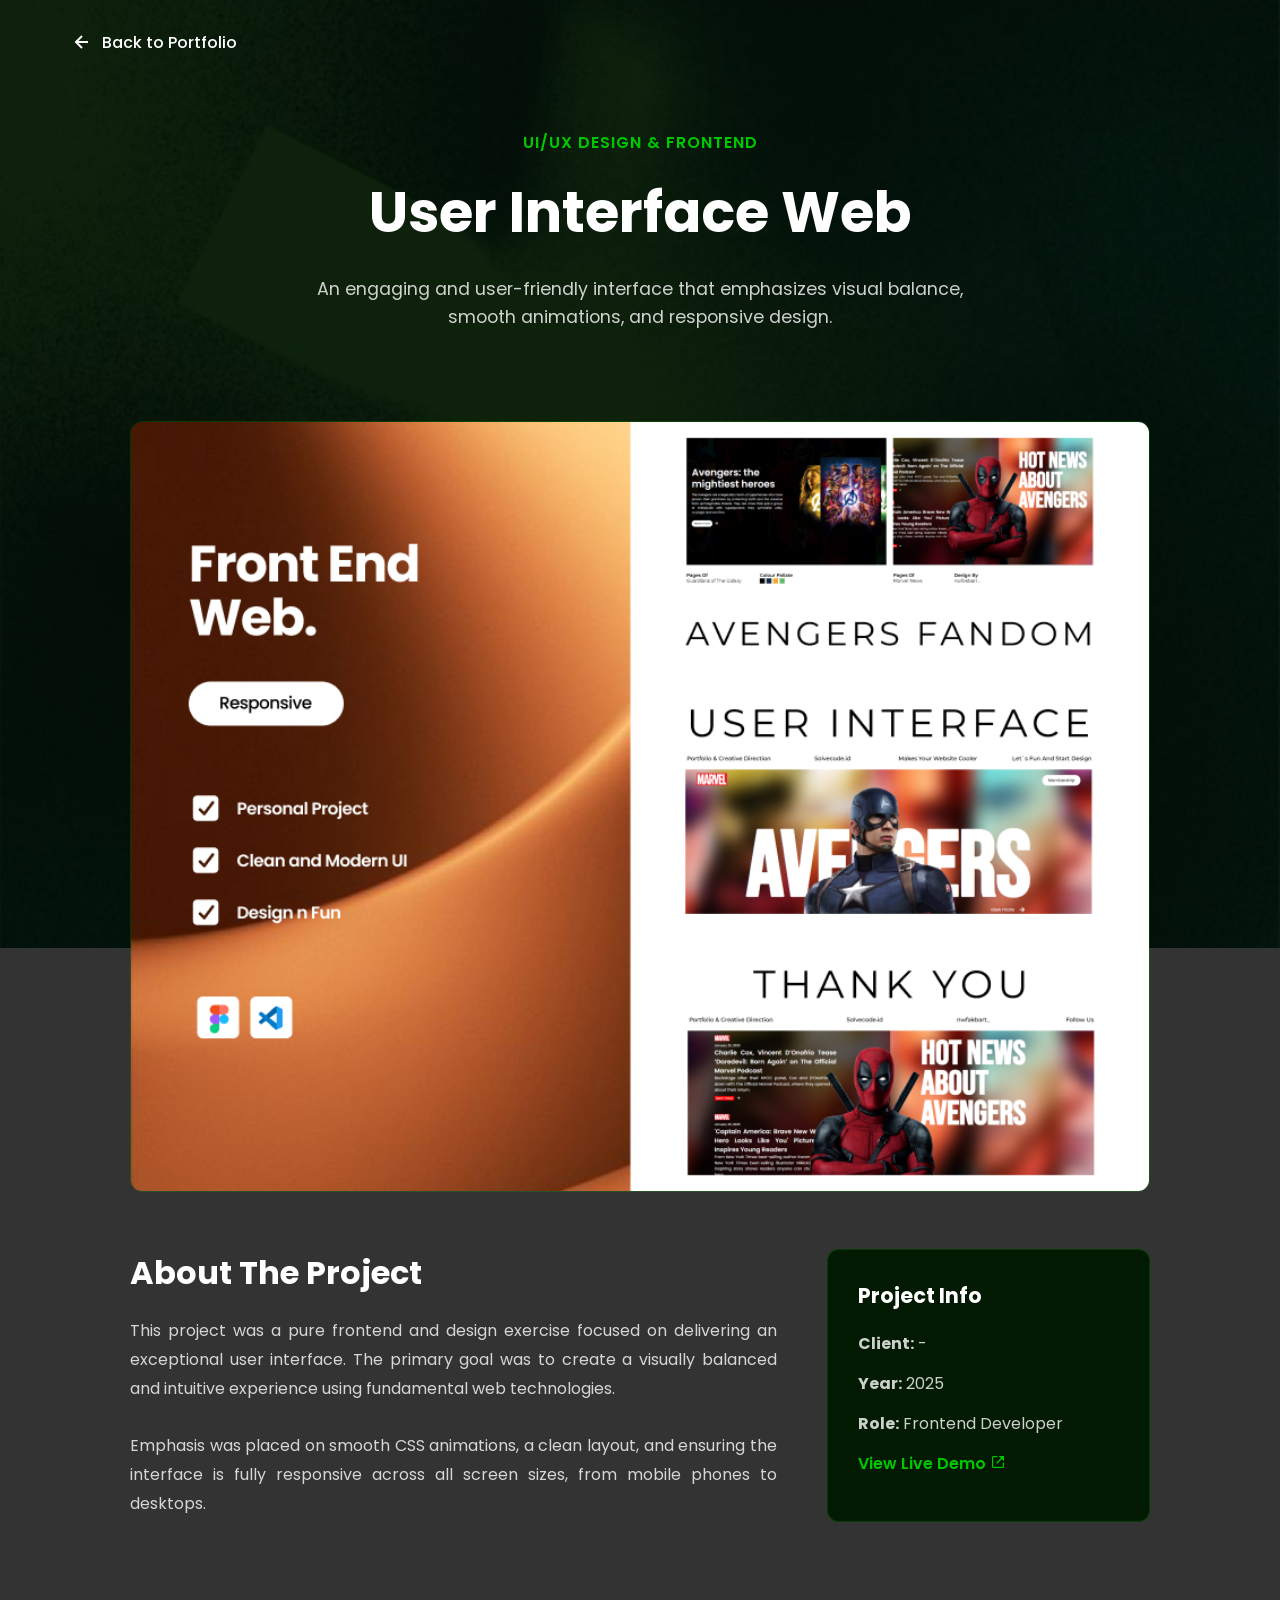
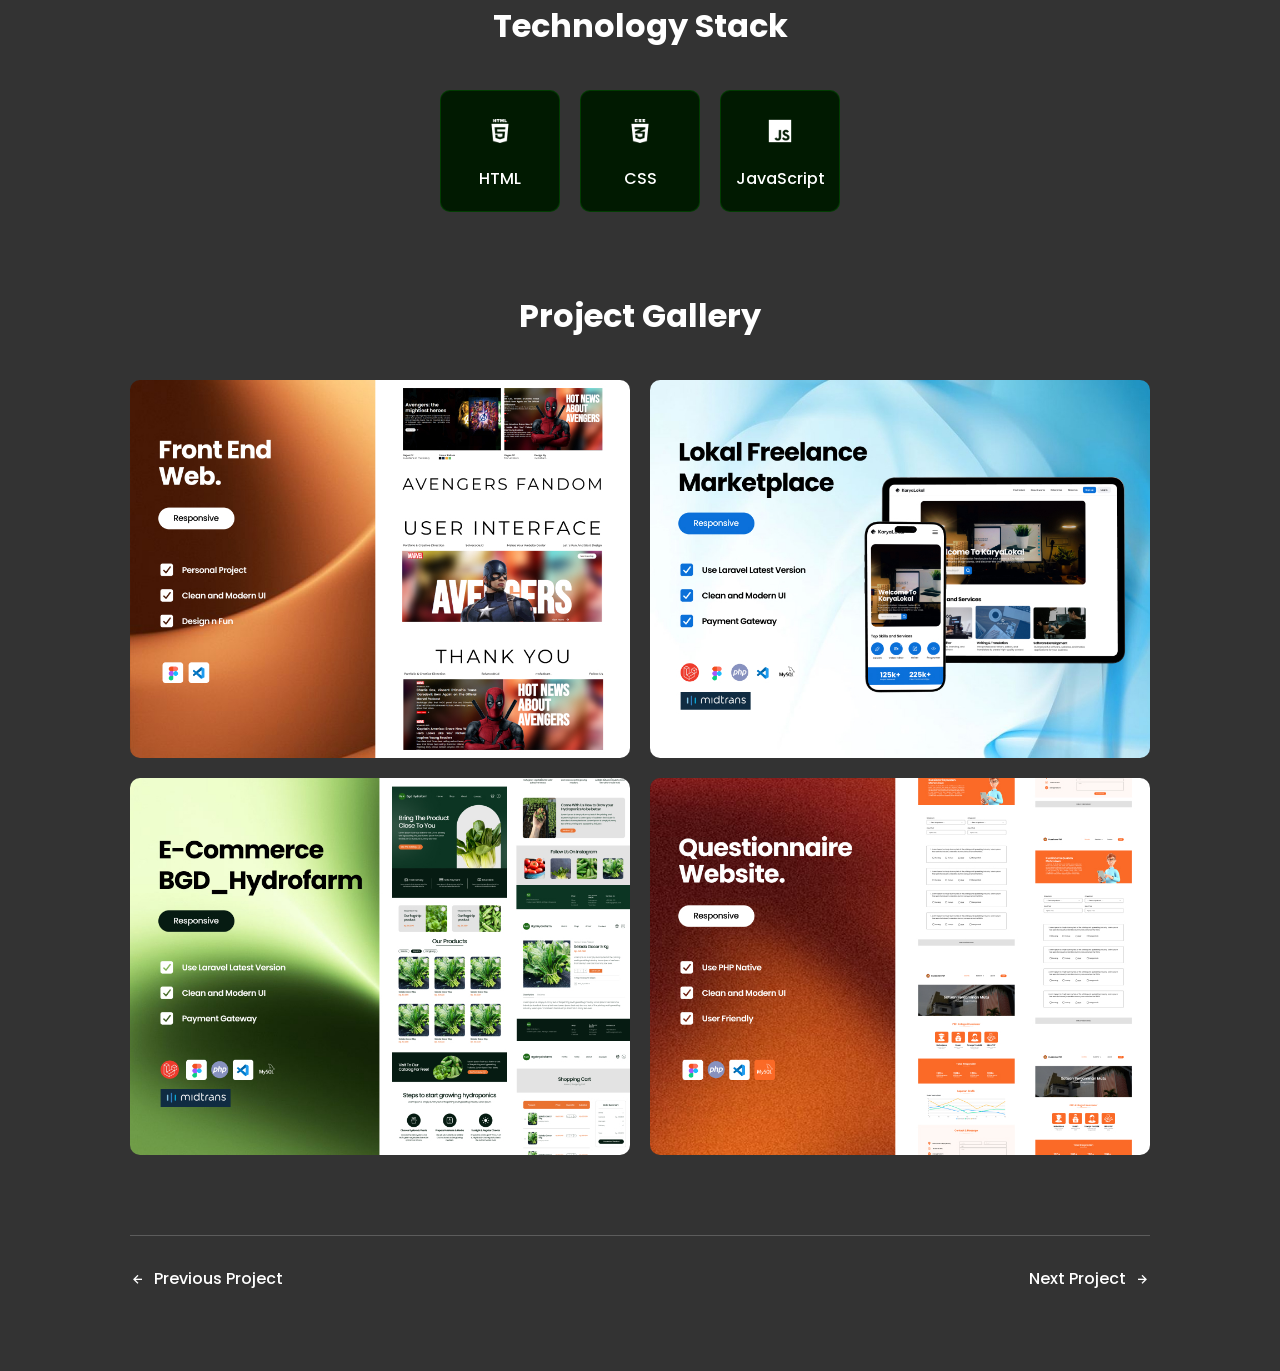
<file: detail/detail5.html>
<!DOCTYPE html>
<html lang="en">

<head>
    <meta charset="UTF-8">
    <meta name="viewport" content="width=device-width, initial-scale=1.0">
    <title>Project Detail - User Interface Web</title>
    <link href='https://unpkg.com/boxicons@2.1.4/css/boxicons.min.css' rel='stylesheet'>
    <link rel="stylesheet" href="../style.css">
    <link rel="stylesheet" href="../detail.css">
</head>

<body>
    <header class="detail-header">
        <a href="../index.html#portfolio" class="back-button">
            <i class='bx bx-left-arrow-alt'></i>
            <span>Back to Portfolio</span>
        </a>
    </header>
    <main class="project-detail-content">
        <section class="project-hero">
            <p class="project-category">UI/UX DESIGN & FRONTEND</p>
            <h1>User Interface Web</h1>
            <p class="project-subtitle">An engaging and user-friendly interface that emphasizes visual balance, smooth
                animations, and responsive design.</p>
        </section>
        <section class="project-banner">
            <img src="../img/myporto5.jpg" alt="User Interface Web Banner">
        </section>
        <section class="project-overview">
            <div class="overview-column">
                <h2>About The Project</h2>
                <p>
                    This project was a pure frontend and design exercise focused on delivering an exceptional user
                    interface. The primary goal was to create a visually balanced and intuitive experience using
                    fundamental web technologies.
                    <br><br>
                    Emphasis was placed on smooth CSS animations, a clean layout, and ensuring the interface is fully
                    responsive across all screen sizes, from mobile phones to desktops.
                </p>
            </div>
            <aside class="overview-meta">
                <h3>Project Info</h3>
                <ul>
                    <li><strong>Client:</strong> -</li>
                    <li><strong>Year:</strong> 2025</li>
                    <li><strong>Role:</strong> Frontend Developer</li>
                    <li><a href="https://nawafakbar.github.io/nawafavaengers/" target="_blank"
                            class="live-demo-link">View Live Demo <i class='bx bx-link-external'></i></a></li>
                </ul>
            </aside>
        </section>
        <section class="project-tech-stack">
            <h2>Technology Stack</h2>
            <div class="tech-stack-grid">
                <div class="tech-item"><img src="images/html.png" alt="HTML5"><span>HTML</span></div>
                <div class="tech-item"><img src="images/css.png" alt="CSS3"><span>CSS</span></div>
                <div class="tech-item"><img src="images/js.png" alt="JavaScript"><span>JavaScript</span></div>
            </div>
        </section>
        <section class="project-gallery">
            <h2>Project Gallery</h2>
            <div class="project-gallery-grid">
                <img src="../img/myporto5.jpg" alt="Project Screenshot 1">
                <img src="../img/myporto1.jpg" alt="Project Screenshot 2">
                <img src="../img/myporto2.jpg" alt="Project Screenshot 3">
                <img src="../img/myporto3.jpg" alt="Project Screenshot 4">
            </div>
        </section>
        <nav class="project-nav">
            <a href="detail4.html" class="nav-link prev">
                <i class='bx bx-left-arrow-alt'></i> Previous Project
            </a>
            <a href="detail6.html" class="nav-link next">
                Next Project <i class='bx bx-right-arrow-alt'></i>
            </a>
        </nav>
    </main>
</body>

</html>
</file>
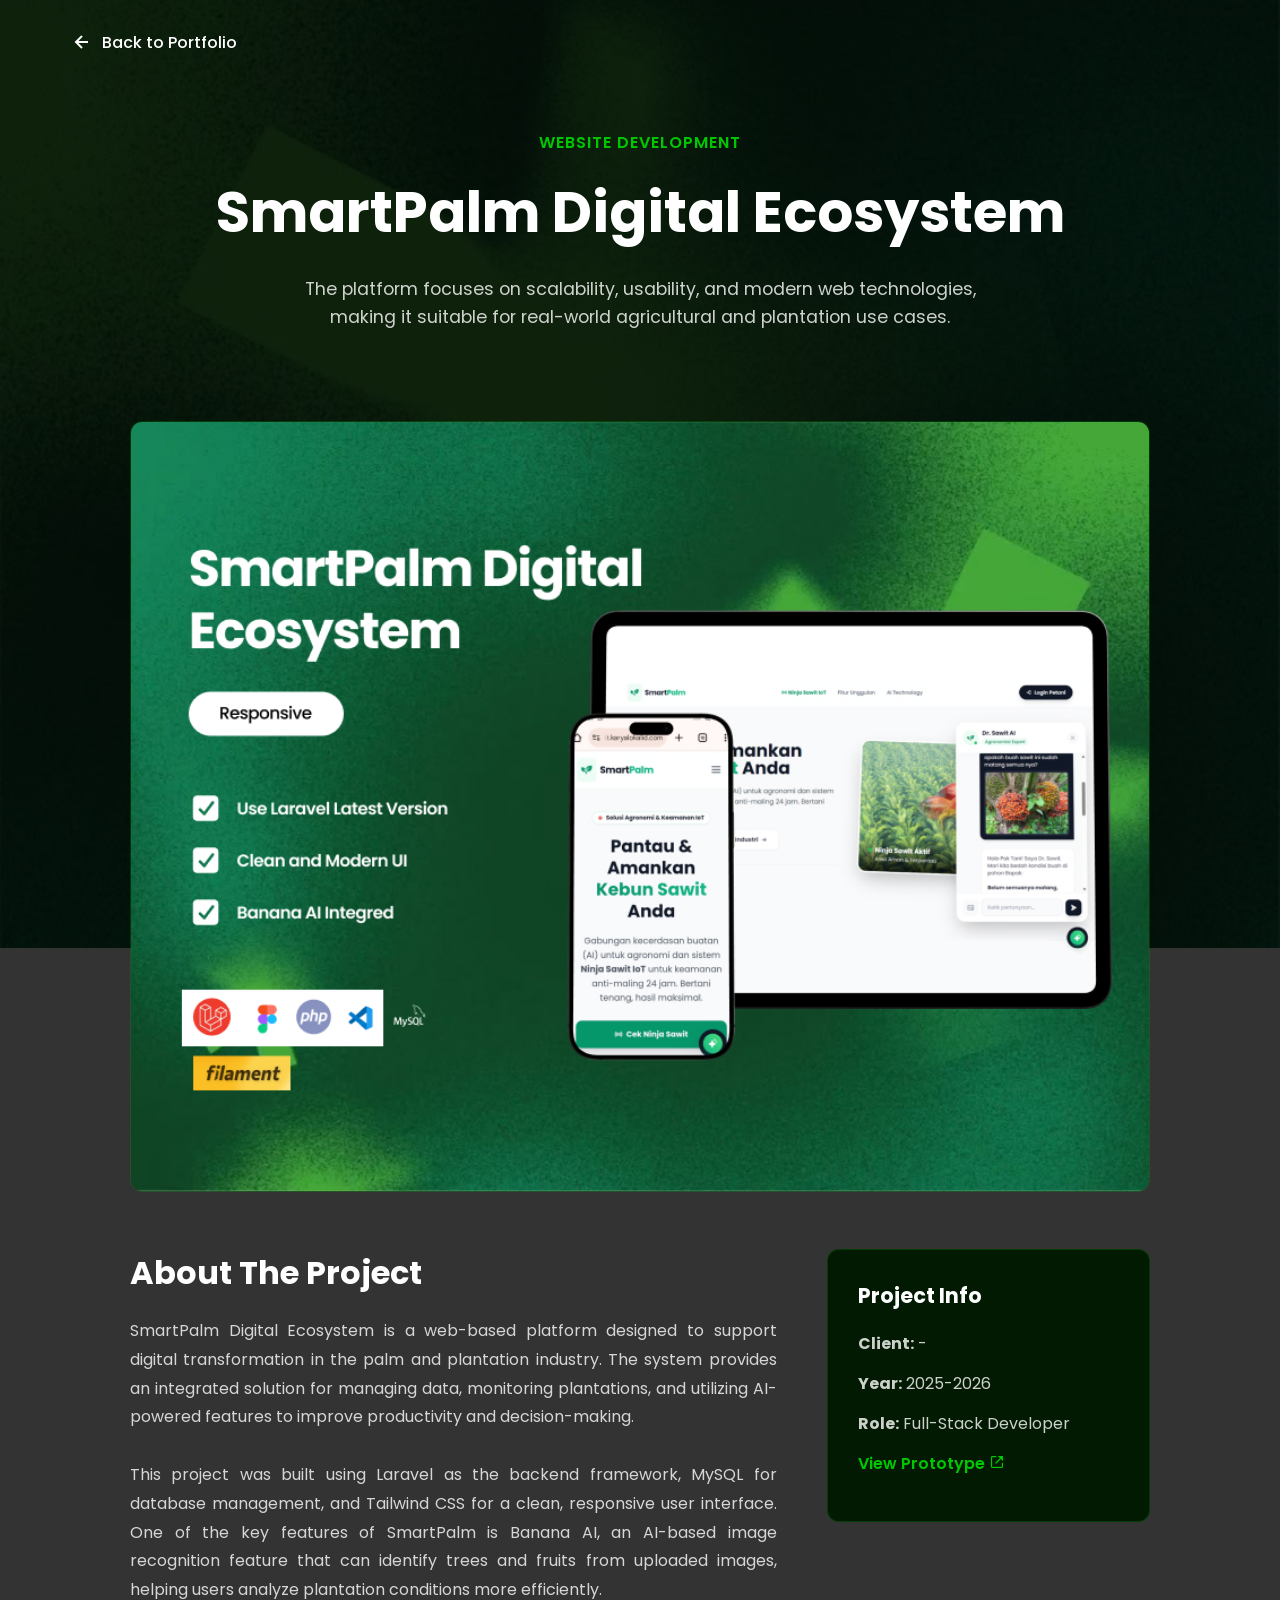
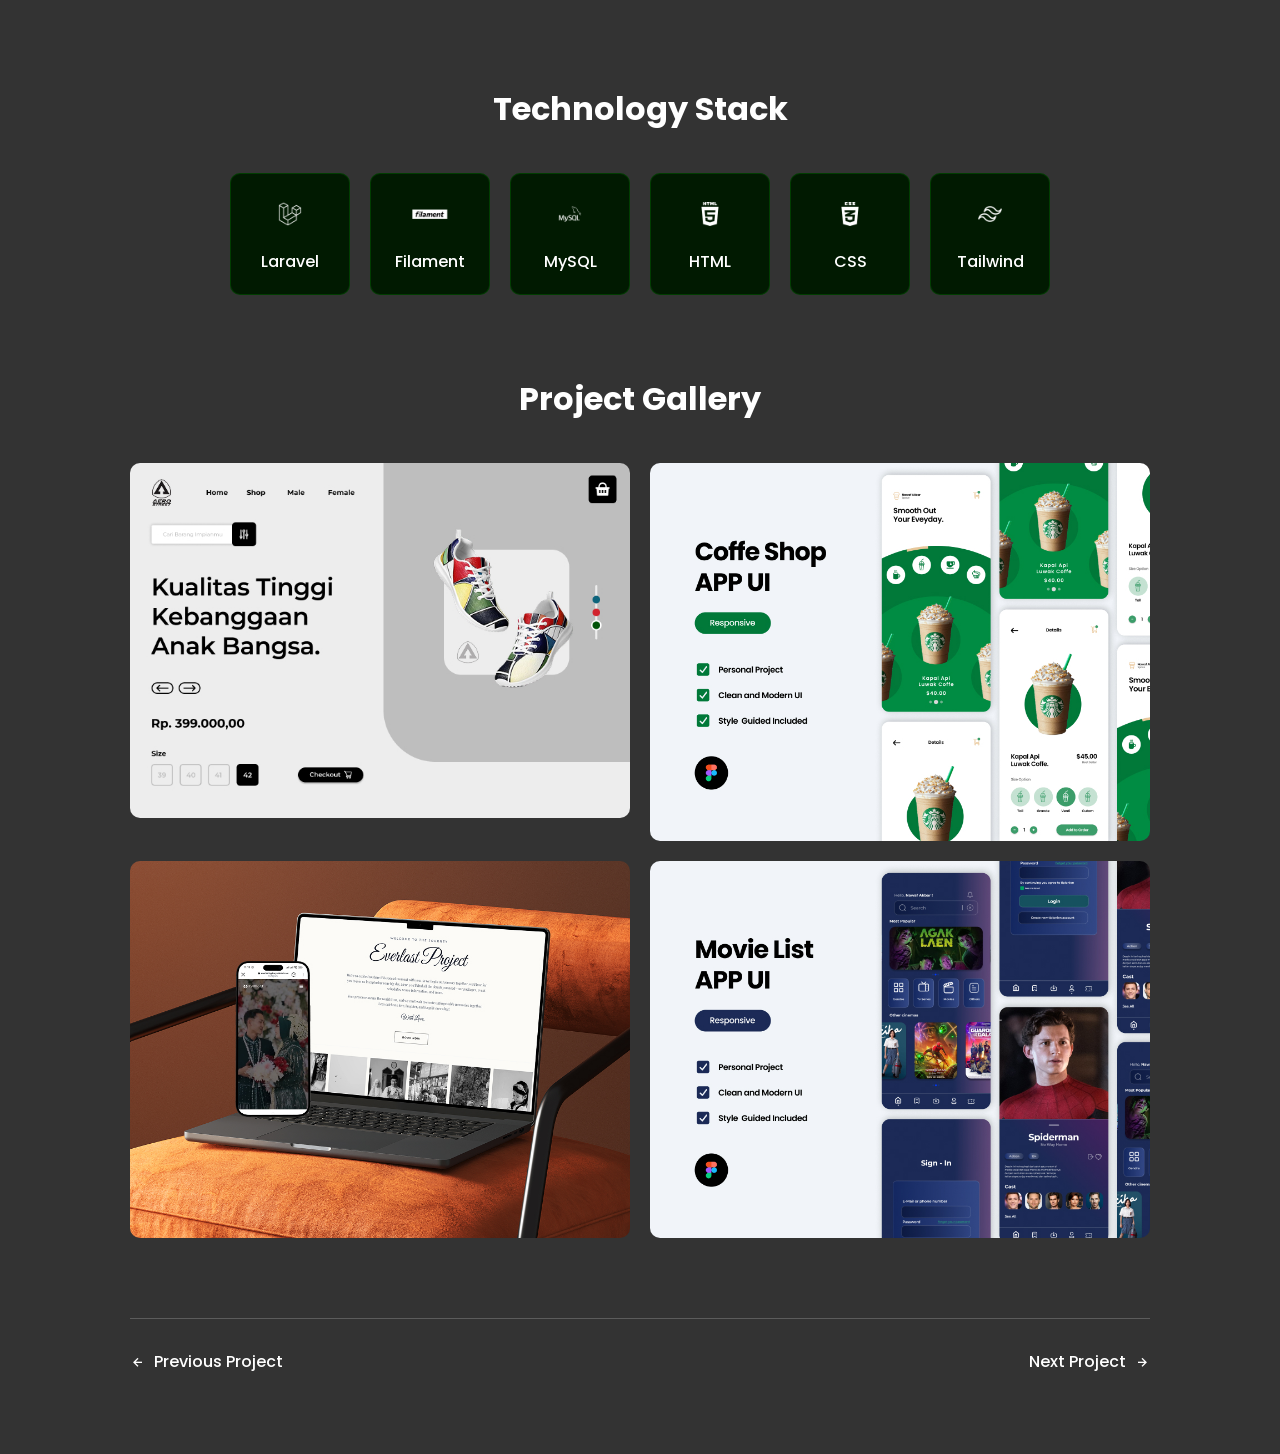
<file: detail/detail6.html>
<!DOCTYPE html>
<html lang="en">

<head>
    <meta charset="UTF-8">
    <meta name="viewport" content="width=device-width, initial-scale=1.0">
    <title>Project Detail - SmartPalm Digital Ecosystem</title>
    <link href='https://unpkg.com/boxicons@2.1.4/css/boxicons.min.css' rel='stylesheet'>
    <link rel="stylesheet" href="../style.css">
    <link rel="stylesheet" href="../detail.css">
</head>

<body>
    <header class="detail-header">
        <a href="../index.html#portfolio" class="back-button">
            <i class='bx bx-left-arrow-alt'></i>
            <span>Back to Portfolio</span>
        </a>
    </header>
    <main class="project-detail-content">
        <section class="project-hero">
            <p class="project-category">WEBSITE DEVELOPMENT</p>
            <h1>SmartPalm Digital Ecosystem</h1>
            <p class="project-subtitle">The platform focuses on scalability, usability, and modern web technologies,
                making it suitable for real-world agricultural and plantation use cases.</p>
        </section>
        <section class="project-banner">
            <img src="../img/smartpalm.jpg" alt="Figma Project Banner">
        </section>
        <section class="project-overview">
            <div class="overview-column">
                <h2>About The Project</h2>
                <p>
                    SmartPalm Digital Ecosystem is a web-based platform designed to support digital transformation in
                    the palm and plantation industry. The system provides an integrated solution for managing data,
                    monitoring plantations, and utilizing AI-powered features to improve productivity and
                    decision-making.
                    <br><br>
                    This project was built using Laravel as the backend framework, MySQL for database management, and
                    Tailwind CSS for a clean, responsive user interface. One of the key features of SmartPalm is Banana
                    AI, an AI-based image recognition feature that can identify trees and fruits from uploaded images,
                    helping users analyze plantation conditions more efficiently.
                </p>
            </div>
            <aside class="overview-meta">
                <h3>Project Info</h3>
                <ul>
                    <li><strong>Client:</strong> -</li>
                    <li><strong>Year:</strong> 2025-2026</li>
                    <li><strong>Role:</strong> Full-Stack Developer</li>
                    <li><a href="https://ninja-sawit.karyalokalid.com/" target="_blank" class="live-demo-link">View
                            Prototype <i class='bx bx-link-external'></i></a></li>
                </ul>
            </aside>
        </section>
        <section class="project-tech-stack">
            <h2>Technology Stack</h2>
            <div class="tech-stack-grid">
                <div class="tech-item"><img src="images/laravel.png" alt="Laravel"><span>Laravel</span></div>
                <div class="tech-item"><img src="images/filament.png" alt="Filament"><span>Filament</span></div>
                <div class="tech-item"><img src="images/mysql.png" alt="MySQL"><span>MySQL</span></div>
                <div class="tech-item"><img src="images/html.png" alt="HTML5"><span>HTML</span></div>
                <div class="tech-item"><img src="images/css.png" alt="CSS3"><span>CSS</span></div>
                <div class="tech-item"><img src="../img/iconk11.png" alt="CSS3"><span>Tailwind</span></div>
            </div>
        </section>
        <section class="project-gallery">
            <h2>Project Gallery</h2>
            <div class="project-gallery-grid">
                <img src="../img/myporto6.jpg" alt="Project Screenshot 1">
                <img src="../img/myporto7.jpg" alt="Project Screenshot 2">
                <img src="../img/myporto8.jpg" alt="Project Screenshot 3">
                <img src="../img/myporto9.jpg" alt="Project Screenshot 4">
            </div>
        </section>
        <nav class="project-nav">
            <a href="detail5.html" class="nav-link prev">
                <i class='bx bx-left-arrow-alt'></i> Previous Project
            </a>
            <a href="detail7.html" class="nav-link next">
                Next Project <i class='bx bx-right-arrow-alt'></i>
            </a>
        </nav>
    </main>
</body>

</html>
</file>
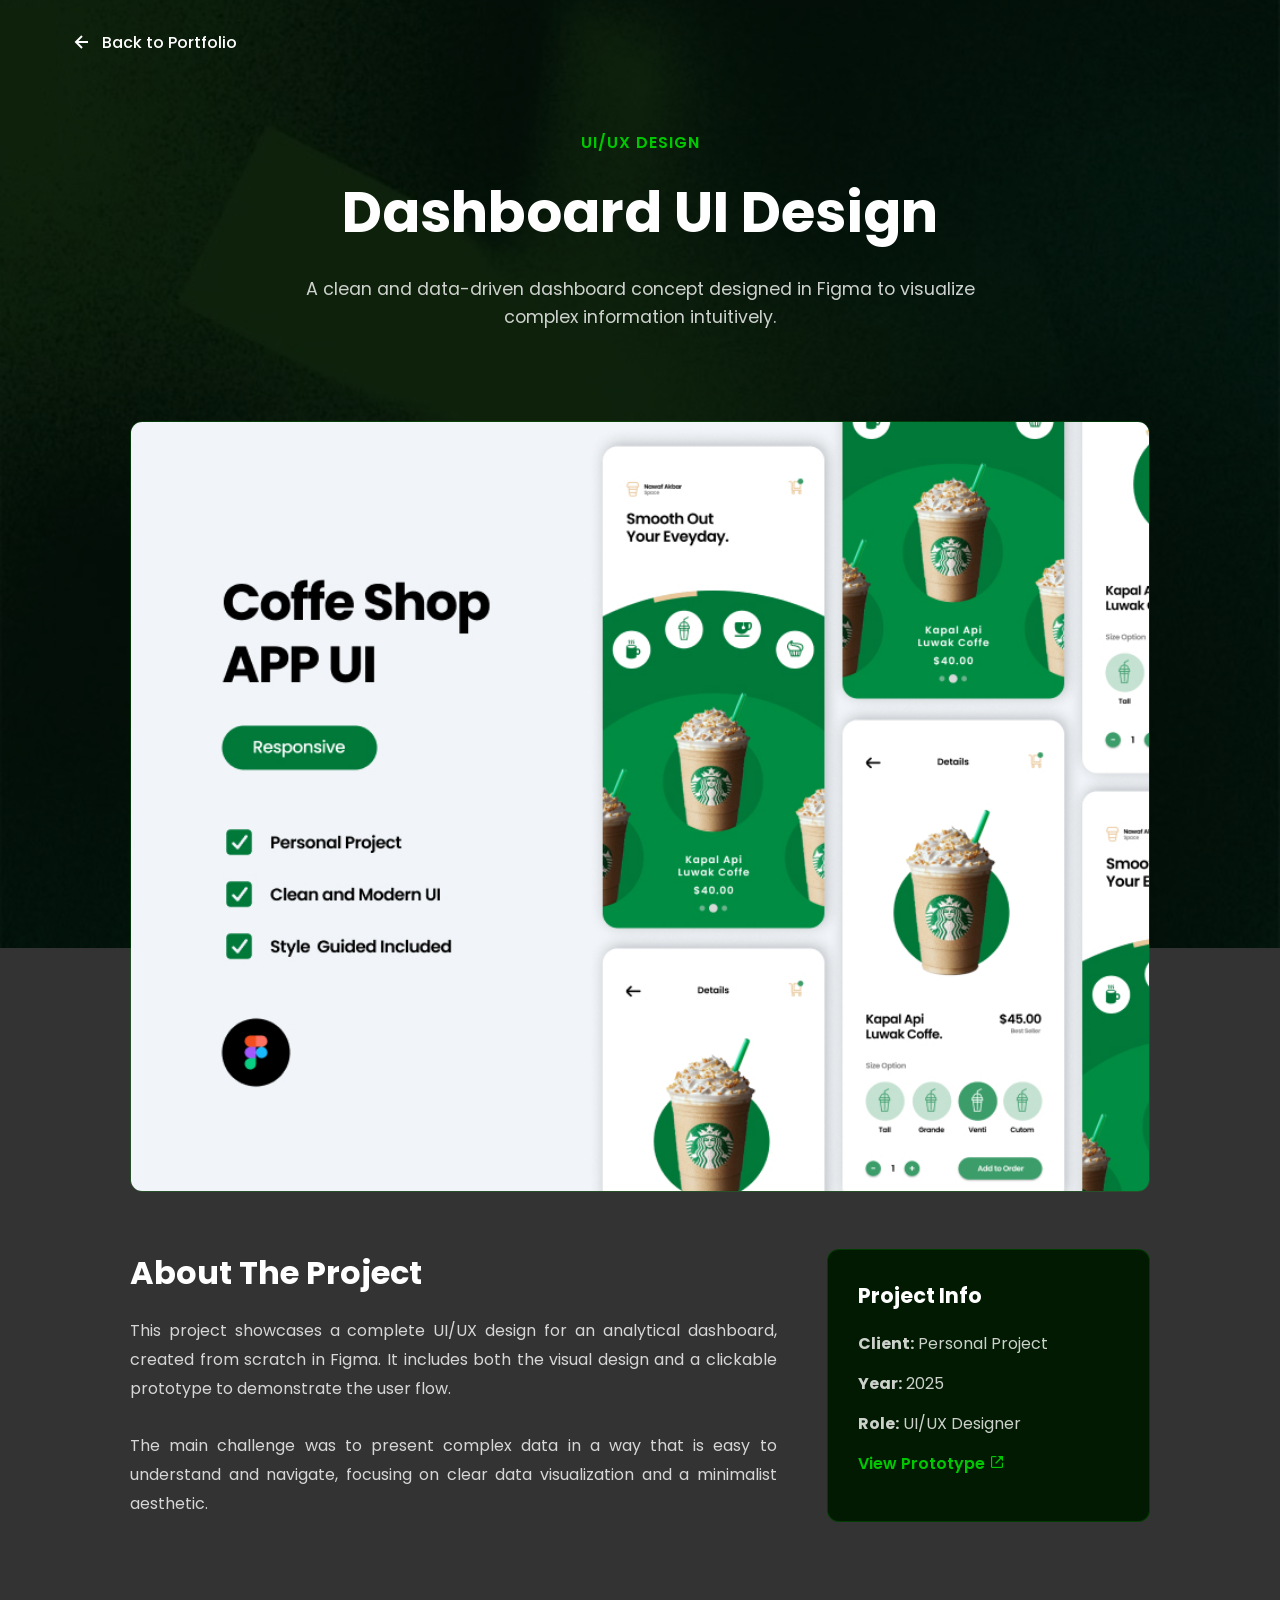
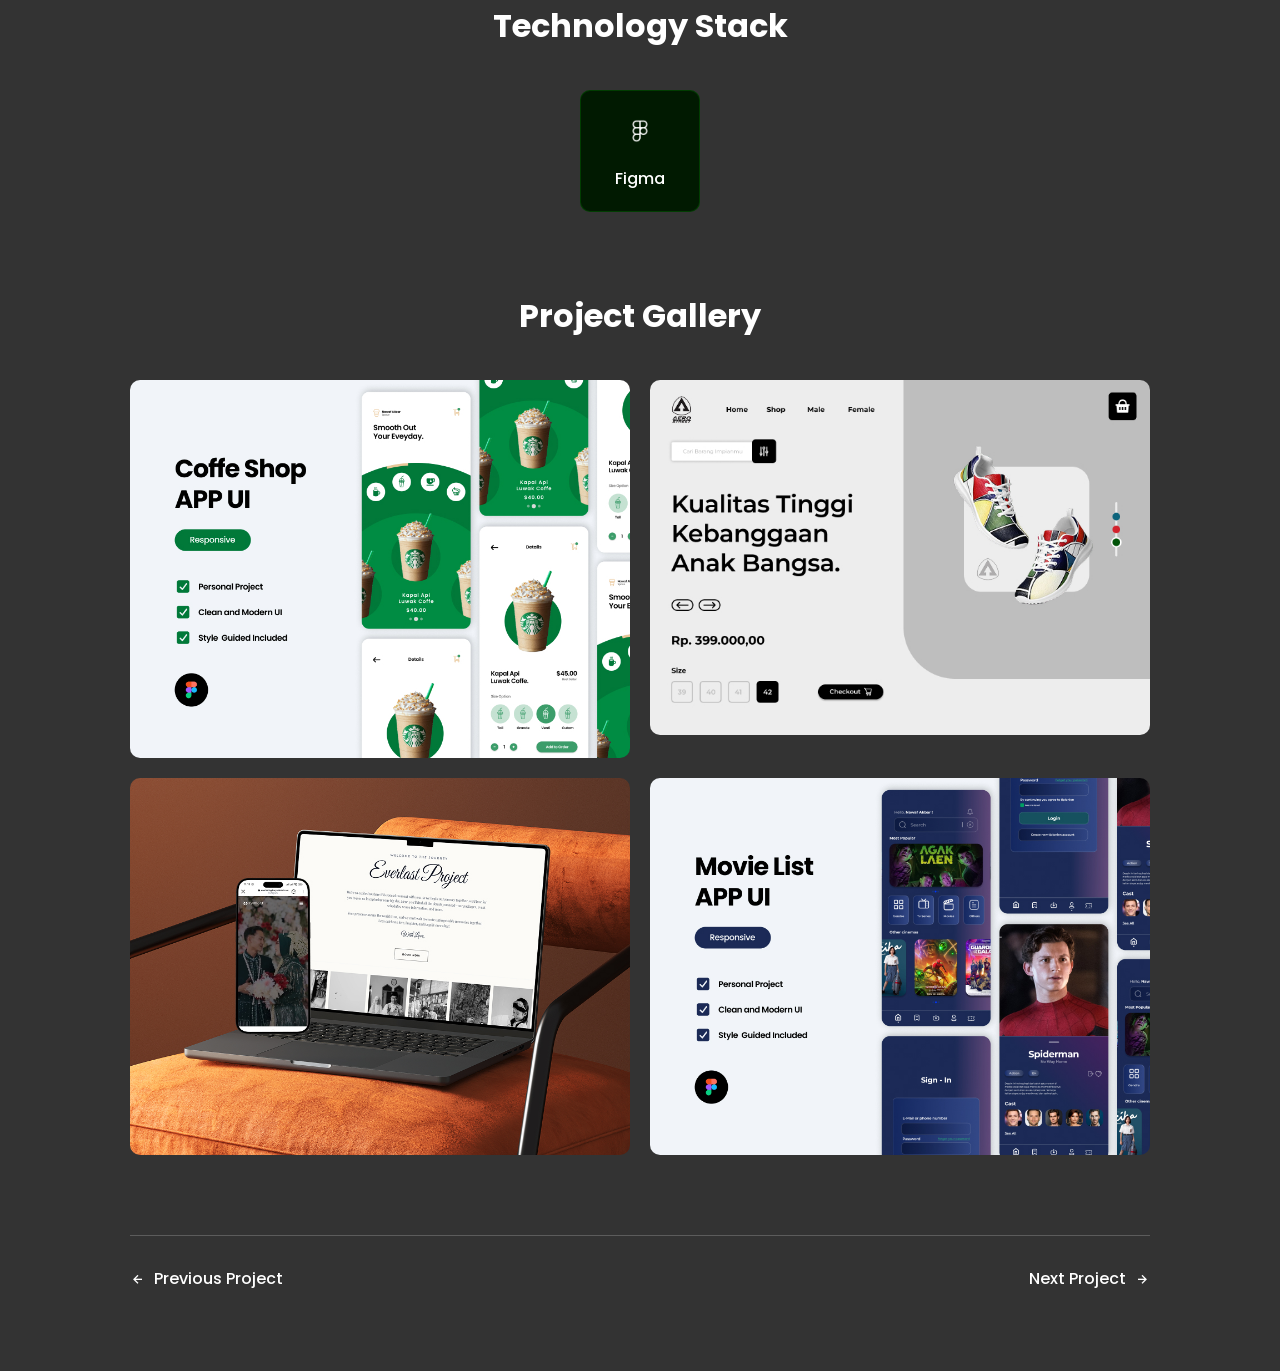
<file: detail/detail7.html>
<!DOCTYPE html>
<html lang="en">

<head>
    <meta charset="UTF-8">
    <meta name="viewport" content="width=device-width, initial-scale=1.0">
    <title>Project Detail - Dashboard UI Design</title>
    <link href='https://unpkg.com/boxicons@2.1.4/css/boxicons.min.css' rel='stylesheet'>
    <link rel="stylesheet" href="../style.css">
    <link rel="stylesheet" href="../detail.css">
</head>

<body>
    <header class="detail-header">
        <a href="../index.html#portfolio" class="back-button">
            <i class='bx bx-left-arrow-alt'></i>
            <span>Back to Portfolio</span>
        </a>
    </header>
    <main class="project-detail-content">
        <section class="project-hero">
            <p class="project-category">UI/UX DESIGN</p>
            <h1>Dashboard UI Design</h1>
            <p class="project-subtitle">A clean and data-driven dashboard concept designed in Figma to visualize complex
                information intuitively.</p>
        </section>
        <section class="project-banner">
            <img src="../img/myporto7.jpg" alt="Figma Project Banner">
        </section>
        <section class="project-overview">
            <div class="overview-column">
                <h2>About The Project</h2>
                <p>
                    This project showcases a complete UI/UX design for an analytical dashboard, created from scratch in
                    Figma. It includes both the visual design and a clickable prototype to demonstrate the user flow.
                    <br><br>
                    The main challenge was to present complex data in a way that is easy to understand and navigate,
                    focusing on clear data visualization and a minimalist aesthetic.
                </p>
            </div>
            <aside class="overview-meta">
                <h3>Project Info</h3>
                <ul>
                    <li><strong>Client:</strong> Personal Project</li>
                    <li><strong>Year:</strong> 2025</li>
                    <li><strong>Role:</strong> UI/UX Designer</li>
                    <li><a href="#" target="_blank" class="live-demo-link">View Prototype <i
                                class='bx bx-link-external'></i></a></li>
                </ul>
            </aside>
        </section>
        <section class="project-tech-stack">
            <h2>Technology Stack</h2>
            <div class="tech-stack-grid">
                <div class="tech-item"><img src="images/figma.png" alt="Figma"><span>Figma</span></div>
            </div>
        </section>
        <section class="project-gallery">
            <h2>Project Gallery</h2>
            <div class="project-gallery-grid">
                <img src="../img/myporto7.jpg" alt="Project Screenshot 1">
                <img src="../img/myporto6.jpg" alt="Project Screenshot 2">
                <img src="../img/myporto8.jpg" alt="Project Screenshot 3">
                <img src="../img/myporto9.jpg" alt="Project Screenshot 4">
            </div>
        </section>
        <nav class="project-nav">
            <a href="detail6.html" class="nav-link prev">
                <i class='bx bx-left-arrow-alt'></i> Previous Project
            </a>
            <a href="detail8.html" class="nav-link next">
                Next Project <i class='bx bx-right-arrow-alt'></i>
            </a>
        </nav>
    </main>
</body>

</html>
</file>
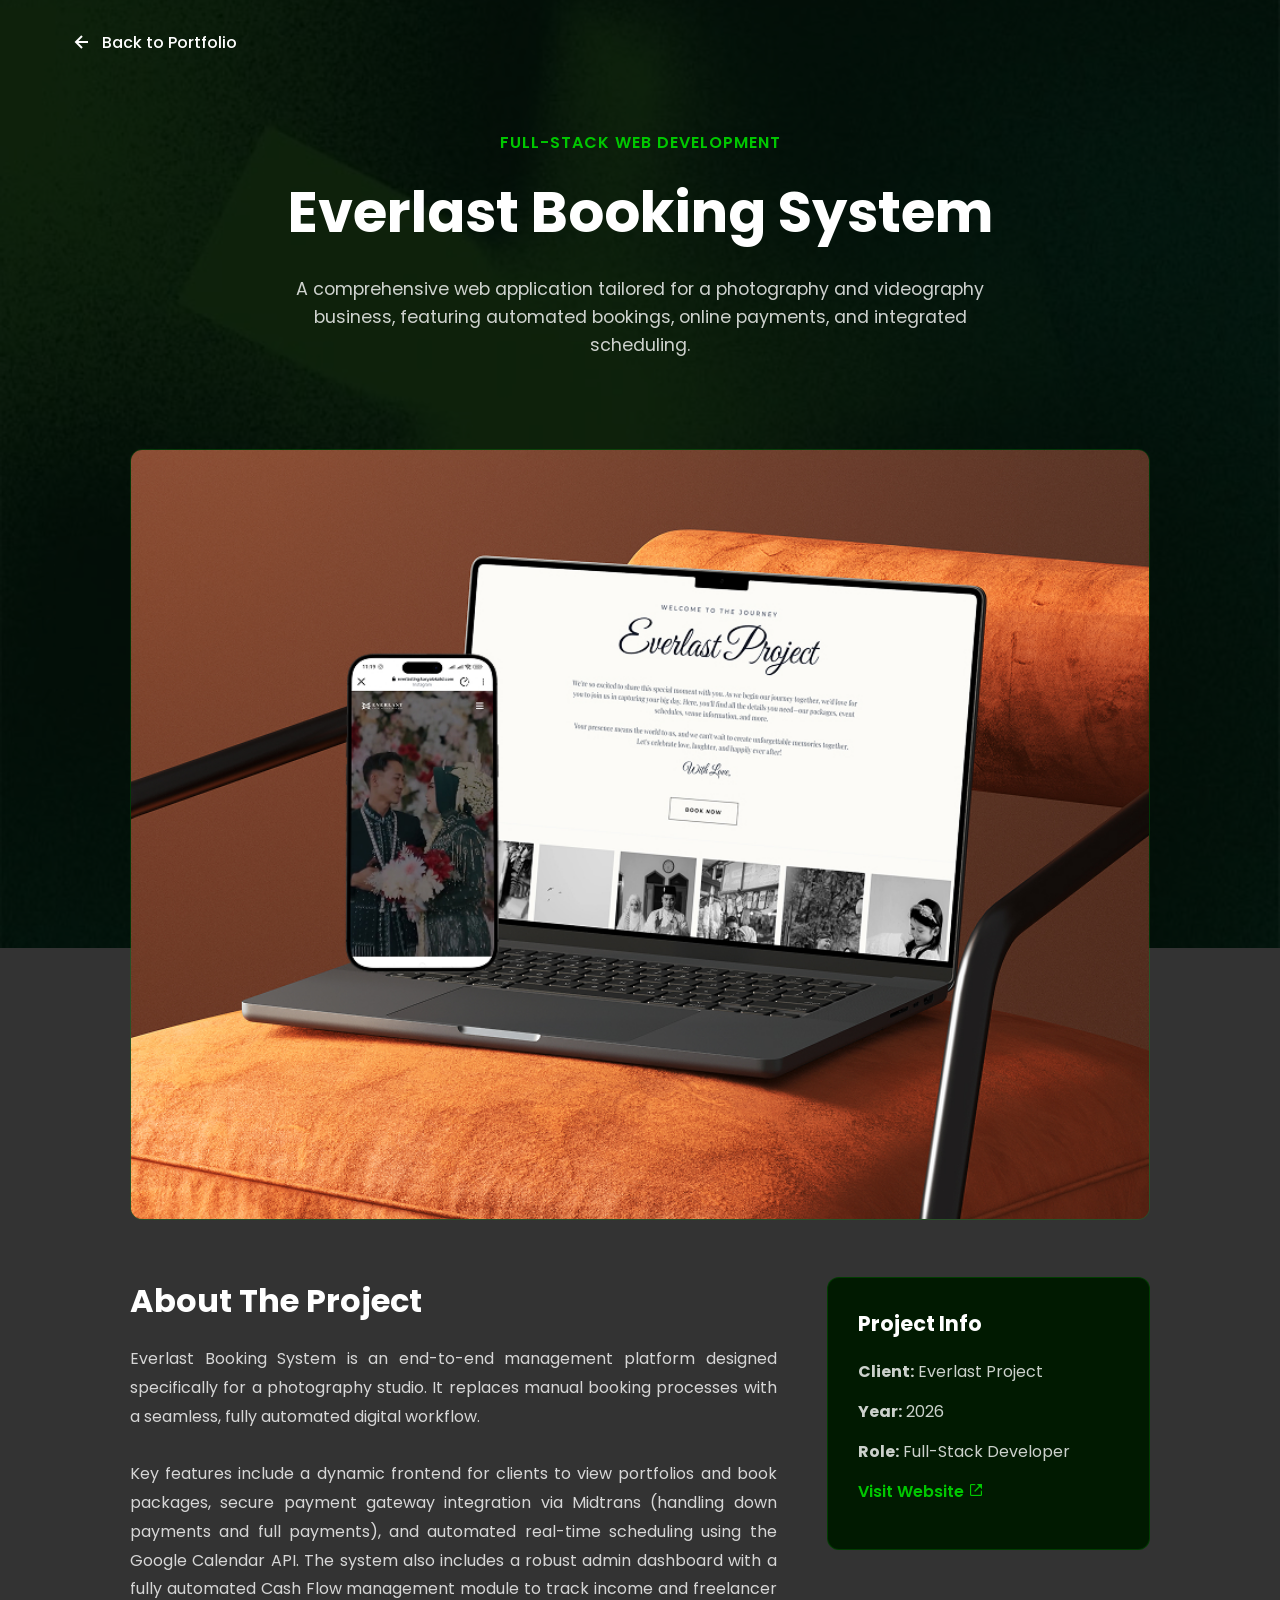
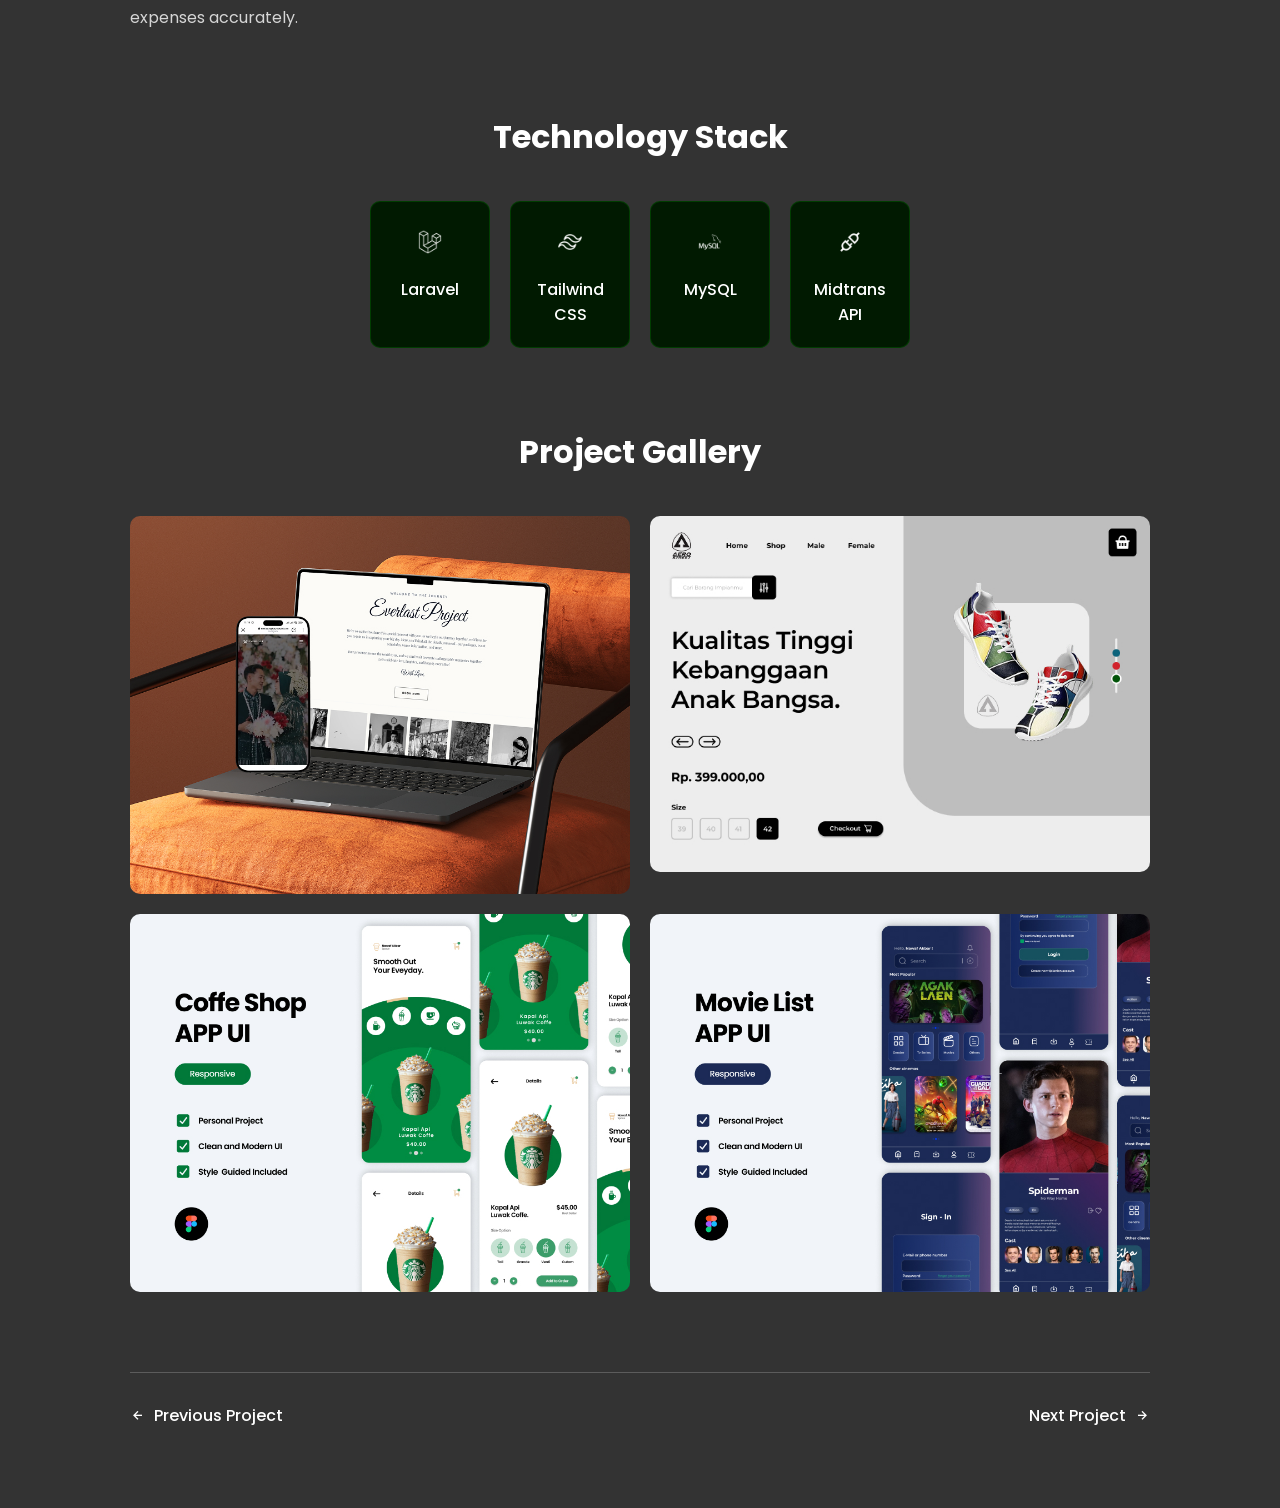
<file: detail/detail8.html>
<!DOCTYPE html>
<html lang="en">

<head>
    <meta charset="UTF-8">
    <meta name="viewport" content="width=device-width, initial-scale=1.0">
    <title>Project Detail - Everlast Booking System</title>
    <link href='https://unpkg.com/boxicons@2.1.4/css/boxicons.min.css' rel='stylesheet'>
    <link rel="stylesheet" href="../style.css">
    <link rel="stylesheet" href="../detail.css">
</head>

<body>
    <header class="detail-header">
        <a href="../index.html#portfolio" class="back-button">
            <i class='bx bx-left-arrow-alt'></i>
            <span>Back to Portfolio</span>
        </a>
    </header>
    <main class="project-detail-content">
        <section class="project-hero">
            <p class="project-category">FULL-STACK WEB DEVELOPMENT</p>
            <h1>Everlast Booking System</h1>
            <p class="project-subtitle">A comprehensive web application tailored for a photography and videography business, featuring automated bookings, online payments, and integrated scheduling.</p>
        </section>
        
        <section class="project-banner">
            <img src="../img/myporto8.jpg" alt="Everlast Project Banner">
        </section>
        
        <section class="project-overview">
            <div class="overview-column">
                <h2>About The Project</h2>
                <p>
                    Everlast Booking System is an end-to-end management platform designed specifically for a photography studio. It replaces manual booking processes with a seamless, fully automated digital workflow.
                    <br><br>
                    Key features include a dynamic frontend for clients to view portfolios and book packages, secure payment gateway integration via Midtrans (handling down payments and full payments), and automated real-time scheduling using the Google Calendar API. The system also includes a robust admin dashboard with a fully automated Cash Flow management module to track income and freelancer expenses accurately.
                </p>
            </div>
            <aside class="overview-meta">
                <h3>Project Info</h3>
                <ul>
                    <li><strong>Client:</strong> Everlast Project</li>
                    <li><strong>Year:</strong> 2026</li>
                    <li><strong>Role:</strong> Full-Stack Developer</li>
                    <li><a href="https://everlastproject.com/" target="_blank" class="live-demo-link">Visit Website <i class='bx bx-link-external'></i></a></li>
                </ul>
            </aside>
        </section>
        
        <section class="project-tech-stack">
            <h2>Technology Stack</h2>
            <div class="tech-stack-grid">
                <div class="tech-item"><img src="images/laravel.png" alt="Laravel"><span>Laravel</span></div>
                <div class="tech-item"><img src="images/tailwind.png" alt="Tailwind CSS"><span>Tailwind CSS</span></div>
                <div class="tech-item"><img src="images/mysql.png" alt="MySQL"><span>MySQL</span></div>
                <div class="tech-item"><img src="images/api.png" alt="Midtrans API"><span>Midtrans API</span></div>
            </div>
        </section>
        
        <section class="project-gallery">
            <h2>Project Gallery</h2>
            <div class="project-gallery-grid">
                <img src="../img/myporto8.jpg" alt="Everlast Homepage">
                <img src="../img/myporto6.jpg" alt="Booking Process">
                <img src="../img/myporto7.jpg" alt="Admin Dashboard">
                <img src="../img/myporto9.jpg" alt="Cash Flow System">
            </div>
        </section>
        
        <nav class="project-nav">
            <a href="detail7.html" class="nav-link prev">
                <i class='bx bx-left-arrow-alt'></i> Previous Project
            </a>
            <a href="detail9.html" class="nav-link next">
                Next Project <i class='bx bx-right-arrow-alt'></i>
            </a>
        </nav>
    </main>
</body>

</html>
</file>
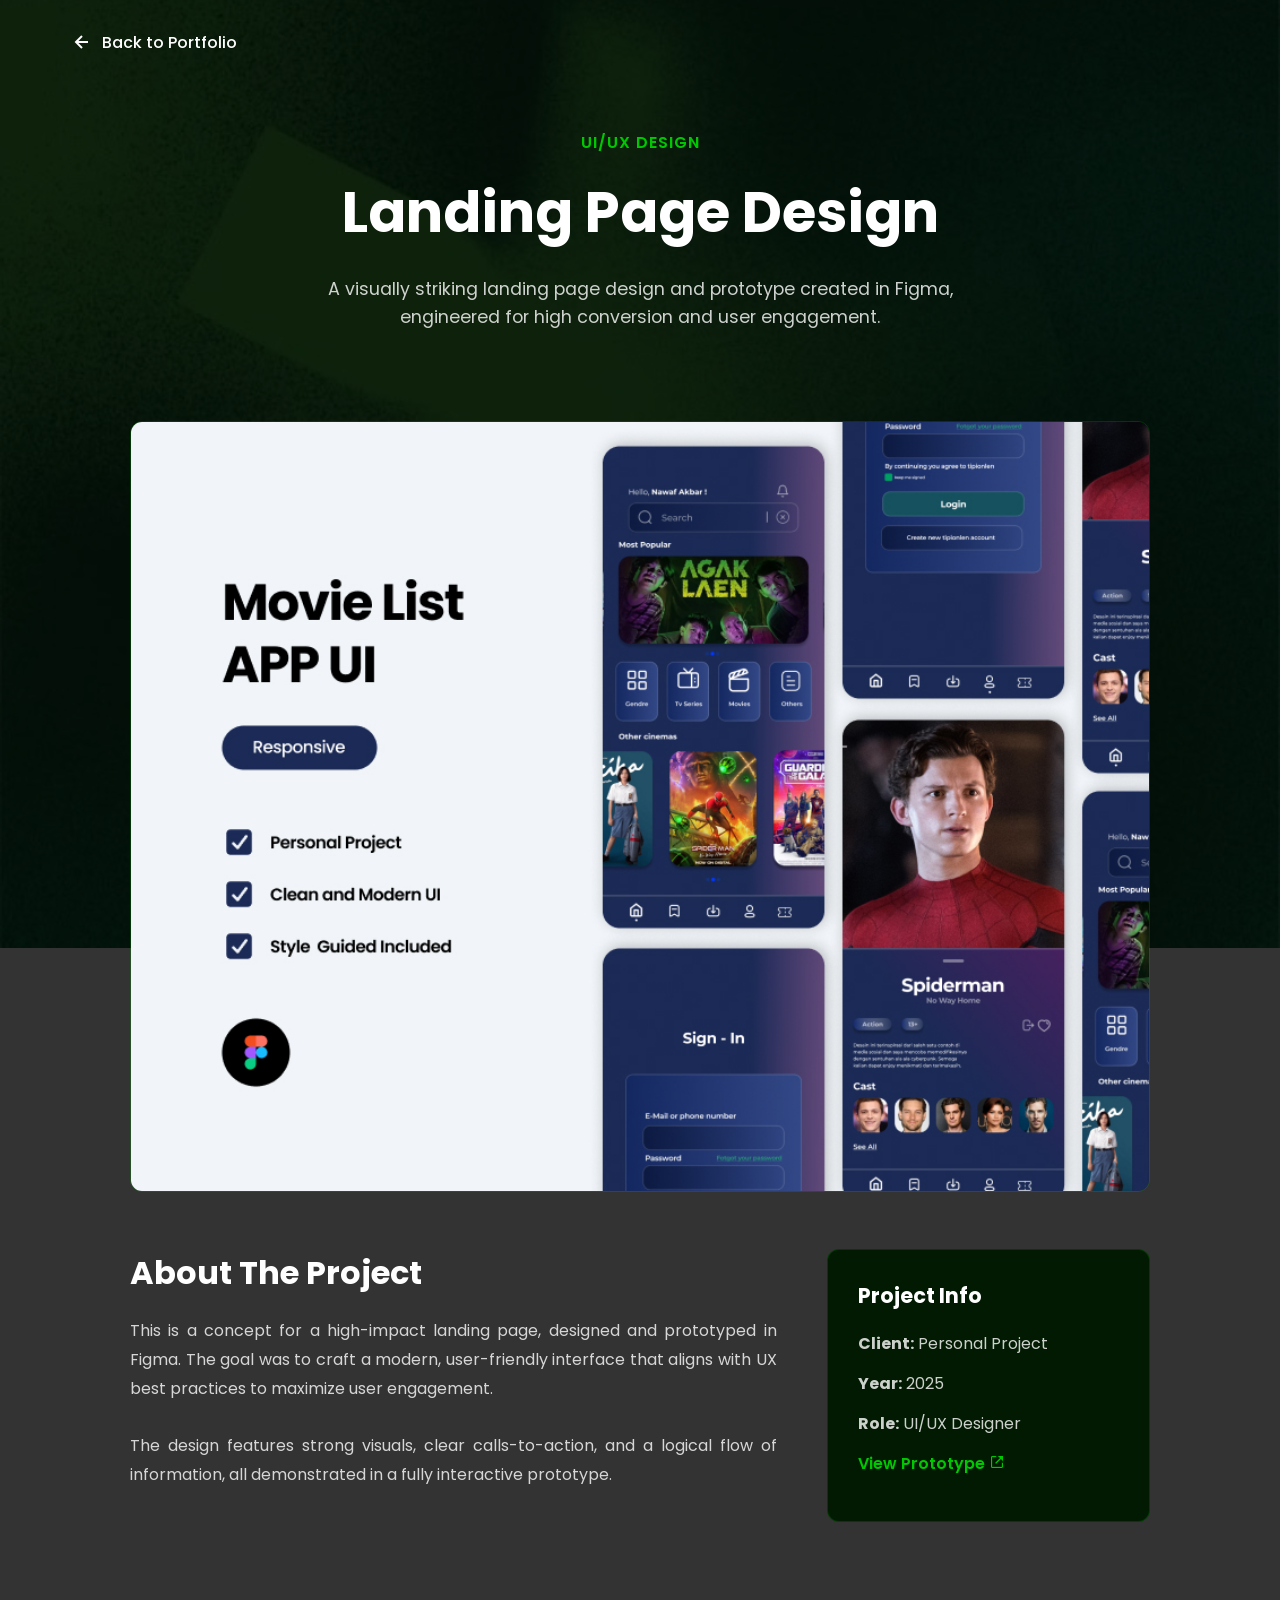
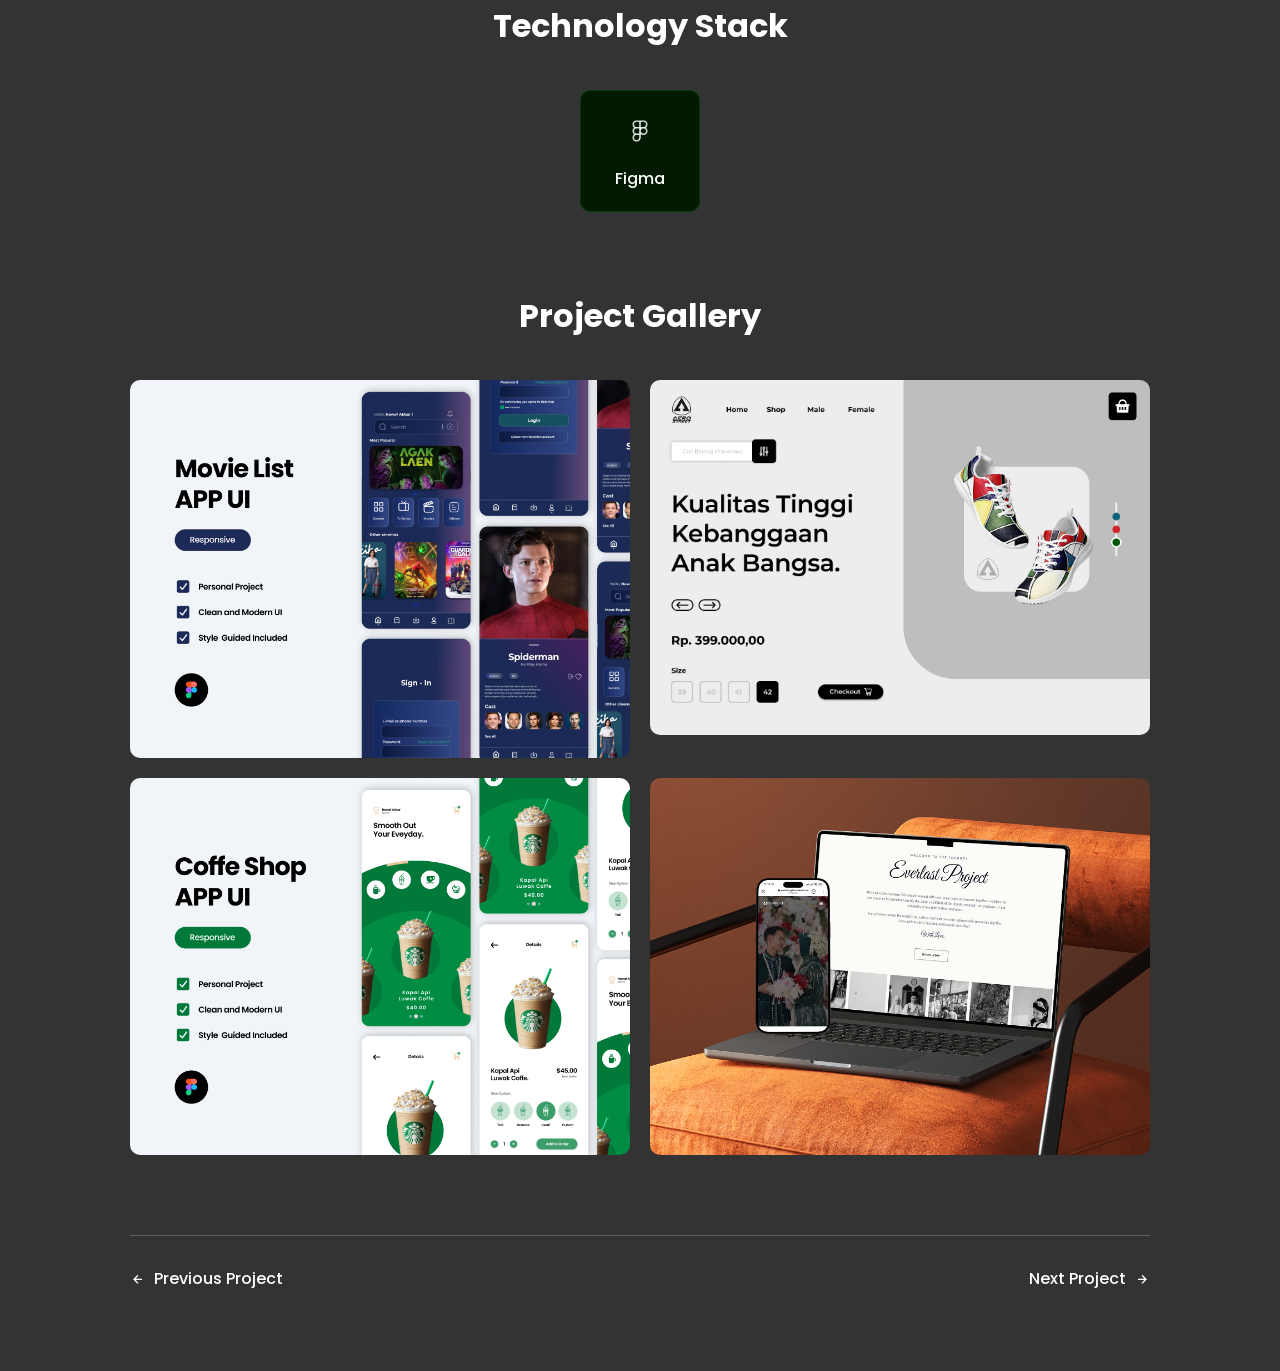
<file: detail/detail9.html>
<!DOCTYPE html>
<html lang="en">

<head>
    <meta charset="UTF-8">
    <meta name="viewport" content="width=device-width, initial-scale=1.0">
    <title>Project Detail - Landing Page Design</title>
    <link href='https://unpkg.com/boxicons@2.1.4/css/boxicons.min.css' rel='stylesheet'>
    <link rel="stylesheet" href="../style.css">
    <link rel="stylesheet" href="../detail.css">
</head>

<body>
    <header class="detail-header">
        <a href="../index.html#portfolio" class="back-button">
            <i class='bx bx-left-arrow-alt'></i>
            <span>Back to Portfolio</span>
        </a>
    </header>
    <main class="project-detail-content">
        <section class="project-hero">
            <p class="project-category">UI/UX DESIGN</p>
            <h1>Landing Page Design</h1>
            <p class="project-subtitle">A visually striking landing page design and prototype created in Figma,
                engineered for high conversion and user engagement.</p>
        </section>
        <section class="project-banner">
            <img src="../img/myporto9.jpg" alt="Figma Project Banner">
        </section>
        <section class="project-overview">
            <div class="overview-column">
                <h2>About The Project</h2>
                <p>
                    This is a concept for a high-impact landing page, designed and prototyped in Figma. The goal was to
                    craft a modern, user-friendly interface that aligns with UX best practices to maximize user
                    engagement.
                    <br><br>
                    The design features strong visuals, clear calls-to-action, and a logical flow of information, all
                    demonstrated in a fully interactive prototype.
                </p>
            </div>
            <aside class="overview-meta">
                <h3>Project Info</h3>
                <ul>
                    <li><strong>Client:</strong> Personal Project</li>
                    <li><strong>Year:</strong> 2025</li>
                    <li><strong>Role:</strong> UI/UX Designer</li>
                    <li><a href="#" target="_blank" class="live-demo-link">View Prototype <i
                                class='bx bx-link-external'></i></a></li>
                </ul>
            </aside>
        </section>
        <section class="project-tech-stack">
            <h2>Technology Stack</h2>
            <div class="tech-stack-grid">
                <div class="tech-item"><img src="images/figma.png" alt="Figma"><span>Figma</span></div>
            </div>
        </section>
        <section class="project-gallery">
            <h2>Project Gallery</h2>
            <div class="project-gallery-grid">
                <img src="../img/myporto9.jpg" alt="Project Screenshot 1">
                <img src="../img/myporto6.jpg" alt="Project Screenshot 2">
                <img src="../img/myporto7.jpg" alt="Project Screenshot 3">
                <img src="../img/myporto8.jpg" alt="Project Screenshot 4">
            </div>
        </section>
        <nav class="project-nav">
            <a href="detail8.html" class="nav-link prev">
                <i class='bx bx-left-arrow-alt'></i> Previous Project
            </a>
            <a href="detail1.html" class="nav-link next">
                Next Project <i class='bx bx-right-arrow-alt'></i>
            </a>
        </nav>
    </main>
</body>

</html>
</file>
<file: style.css>
@import url('https://fonts.googleapis.com/css2?family=Poppins:wght@400;600&display=swap');
@import url('https://fonts.googleapis.com/css2?family=Bebas+Neue&display=swap');

/* RESET */
* {
    margin: 0;
    padding: 0;
    box-sizing: border-box;
}

body {
    font-family: 'Poppins', sans-serif;
    color: #ffffff;
    background: linear-gradient(to right, #000000, #00C800);
    background-attachment: fixed;
    position: relative;
    /* overflow-x: hidden; */
}

/* Overlay gelap di background */
body::before {
    content: '';
    position: absolute;
    inset: 0;
    background: linear-gradient(to bottom right, rgba(0, 0, 0, 0.7), rgba(0, 0, 0, 0.7));
    z-index: -1;
}

/* ========================= */
/* MAIN CONTENT BACKGROUND */
/* ========================= */

.main-content {
    background-color: #001200;
    padding: 0 70px 80px 70px; /* 0 atas, 70px kanan, 80px bawah, 70px kiri */
}

/* navbar dan hero section */
.navbar {
    position: fixed; /* Kunci utama agar navbar tetap di atas */
    top: 20px; /* Jarak 20px dari atas layar (sesuai permintaanmu) */
    left: 0;
    right: 0;
    z-index: 1000; /* Memastikan navbar selalu di lapisan paling atas */
    
    display: flex;
    justify-content: center;
    align-items: center;
    padding: 0 20px; /* Padding vertikal tidak perlu karena tinggi diatur oleh .logo-container */
}

.navbar a{
    text-decoration: none;
    color: white;
    font-size: 12px;
    padding: 10px 13px;
    transition: color 0.3s ease 0.2s;
}

.logo-container {
    display: flex;
    align-items: center;
    /* Background dan blur sudah dipindah ke .navbar */
    background: transparent; /* Jadikan transparan */
    border-radius: 100px;
    padding: 0 15px; /* Beri sedikit padding vertikal */
    
    /* Tambahkan ini untuk memberi background pada container link saja */
    background-color: rgba(51, 51, 51, 0.5);
    backdrop-filter: blur(10px);
}

.navbar .logo img {
    height: 40px; 
    width: auto; 
} 

.navbar .login-button{
    background-color: white;
    color: black;
    border: none;
    font-family: 'Poppins', sans-serif;
    padding: 7px 19px;
    border-radius: 100px;
    cursor: pointer;
    font-size: 14px;
    font-weight: 500;
}

.navbar a:hover {
    color: gray;
}


.hero-section {
    padding-top: 120px;
    background-size: cover;
    background-position: center;
    height: 100vh;
    display: flex;
    flex-direction: column;
    justify-content: space-between;
    padding: 20px;
    position: relative;
    overflow: hidden;
}

.text-intro {
    position: absolute;
    top: 20%;
    left: 16%;
    transform: translate(-50%, -50%);
    font-size: 1.4rem;
    color: #ffffff;
    z-index: 1;
    font-family: 'Poppins', sans-serif;
    text-align: justify;
    line-height: 19px;
}

.title {
    position: absolute;
    top: 35%;
    left: 25%;
    transform: translate(-50%, -50%);
    font-size: 3.5rem;
    color: #ffffff;
    z-index: 1;
    font-family: 'Poppins', sans-serif;
    line-height: 1; 
}

.center-image {
    position: absolute;
    right: 5%;
    bottom: 0;
    max-width: 31%;
    height: auto;
    z-index: 2;
    transition: transform 0.3s ease-in-out;
}

.center-image:hover {
    transform: scale(1.1);
}

.text-header {
    position: absolute;
    top: 49%;
    left: 27.5%;
    transform: translate(-50%, -50%);
    font-size: 0.8rem;
    color: #ffffff;
    z-index: 1;
    max-width: 43%;
    font-family: 'Poppins', sans-serif;
    text-align: justify;
    line-height: 19px;
    margin-top: 25px;
}

.bottom-left-text, .bottom-right-text {
    position: absolute;
    bottom: 55px;
    font-size: 12px;
    opacity: 80%;
    color: #ffffff;
    font-family: Arial, sans-serif;
}

.bottom-left-text {
    left: 6%;
    margin-bottom: 80px;
    font-family: 'Poppins', sans-serif;
}

.bottom-right-text {
    right: 40px;
    margin-bottom: 80px;
    font-family: 'Poppins', sans-serif;
}

.buttons-container {
    position: absolute;
    top: 62%;
    left: 16.5%;
    transform: translateX(-50%);
    display: flex;
    gap: 20px;
    z-index: 1;
    margin-top: 15px;
}

.buttons-container a {
    text-decoration: none;
}

.button {
    padding: 7px 20px;
    font-size: 0.9rem;
    font-family: 'Poppins', sans-serif;
    border: none;
    border-radius: 7px;
    cursor: pointer;
    transition: background-color 0.3s ease;
}

.button-primary {
    background-color: white;
    color: black;
    font-weight: 700;
}

.button-primary:hover {
    background-color: black;
    color: white;
}

.button-secondary {
    border: 2px solid white;
    border-color: white;
    background-color: transparent;
    color: #ffffff;
}

.button-secondary:hover {
    background-color: rgba(255, 255, 255, 0.166);
}

.worked{
    display: flex;
    gap: 13px;
    position: absolute;
    bottom: 0;
    left: 5%;
    margin-bottom: 20px;
}

.worked img{
    height: 40px;
    transition: transform 0.3s ease-in-out;
}

.worked img:hover{
   transform: scale(1.1);
}

.worked2{
    display: flex;
    gap: 13px;
    position: absolute;
    bottom: 0;
    left: 5%;
    margin-bottom: 70px;
}

.worked2 img{
    height: 40px;
    transition: transform 0.3s ease-in-out;
}

.worked2 img:hover{
   transform: scale(1.1);
}
/* end navbar dan hero section */

/* ========================= */
/* SERVICES SECTION */
/* ========================= */

.services-section {
    min-height: 100vh;
    padding-top: 80px;
    padding-bottom: 80px;
    display: flex;
    flex-direction: column;
    justify-content: center; /* Agar konten berada di tengah secara vertikal */
}

.services-header {
    display: flex;
    justify-content: space-between;
    align-items: center;
    margin-bottom: 50px;
}

.section-title {
    font-size: 2rem;
    font-weight: 600;
    color: white;
}

.view-all-button {
    padding: 8px 18px;
    border: 1px solid rgba(255, 255, 255, 0.4);
    border-radius: 100px;
    text-decoration: none;
    color: white;
    font-size: 0.9rem;
    transition: all 0.3s ease;
}

.view-all-button:hover {
    background-color: rgba(255, 255, 255, 0.1);
    border-color: white;
}

.services-grid {
    display: grid;
    grid-template-columns: repeat(3, 1fr);
    gap: 30px;
}

.service-card {
    background-color: #011a01; /* Warna kartu sedikit lebih terang dari background */
    border: 1px solid rgba(0, 200, 0, 0.2); /* Border hijau transparan */
    padding: 35px 30px;
    border-radius: 12px;
    transition: transform 0.3s ease, background-color 0.3s ease;
}

/* Ini adalah style untuk card yang disorot seperti di contoh */
/* Kamu bisa hapus ini jika hanya mau efek hover */
.service-card.highlighted {
    background-color: #004d00; /* Warna hijau lebih pekat */
    transform: translateY(-10px);
}

.service-card:hover {
    transform: translateY(-10px);
    background: url('img/bghijau.png') center/cover no-repeat; /* Efek background sama seperti card project */
    border-color: rgba(0, 200, 0, 0.5);
}

.service-icon {
    margin-bottom: 20px;
}

.service-icon i {
    font-size: 3rem;
    color: #00C800; /* Warna hijau utama */
    transition: transform 0.3s ease, color 0.3s ease;
}

.service-card:hover .service-icon i {
    transform: scale(1.1);
    color: #ffffff;
}

.service-card h3 {
    font-size: 1.2rem;
    margin-bottom: 15px;
    color: #ffffff;
}

.service-card p {
    font-size: 0.9rem;
    color: rgba(255, 255, 255, 0.8);
    line-height: 1.6;
    text-align: justify;
}

/* end services */

/* ========================= */
/* ABOUT ME SECTION */
/* ========================= */

.about-me-section {
    padding-top: 120px;
    padding-bottom: 120px;
    display: flex;
    align-items: center;
    min-height: 80vh;
}

.about-me-container {
    display: flex;
    align-items: center;
    justify-content: center;
    gap: 60px;
    width: 100%;
}

.about-text-content {
    flex: 1; /* Biarkan teks mengambil ruang yang dibutuhkan */
    max-width: 550px; /* Batasi lebar teks agar mudah dibaca */
}

.about-image-content {
    flex-shrink: 0; /* Mencegah gambar menyusut */
    width: 450px; /* Ukuran gambar yang tetap */
}

.about-image-content img {
    width: 100%;
    height: auto;
    border-radius: 12px; /* Radius sama dengan card lainnya */
    object-fit: cover;
    border: 1px solid rgba(0, 200, 0, 0.2); /* Border hijau tipis */
}

.pre-title {
    color: #00C800; /* Warna hijau khas kamu */
    font-weight: 600;
    font-size: 1rem;
    margin-bottom: 15px;
}

.about-me-section .section-title {
    font-size: 2.8rem;
    margin-bottom: 25px;
}

.about-description {
    font-size: 1rem;
    color: rgba(255, 255, 255, 0.8);
    line-height: 1.7;
    text-align: justify;
}

/* PROJECT SECTION */
.card-section-utama {
    min-height: 100vh;
    /* background-image: url('img/bghijau2.png'); */
    /* background-size: cover;
    background-position: top center; */
    padding-top: 50px;
    padding-bottom: 10px;
}

.card-section-utama h1 {
    text-align: center;
    font-size: 2rem;
    font-weight: 600;
    margin-bottom: 40px;
    color: white;
}

.card-section {
    display: grid;
    grid-template-columns: repeat(3, 1fr);
    column-gap: 0;
    row-gap: 20px;
    justify-items: center;
}

.card {
    background: url('img/bghijau.png') center/cover no-repeat;
    border-radius: 12px;
    padding: 15px;
    width: 100%;
    height: 100%;
    display: flex;
    flex-direction: column;
    max-width: 365px;
    box-shadow: 0 6px 12px rgba(0, 0, 0, 0.25);
    position: relative;
    transition: transform 0.3s ease;
    overflow: hidden;
}
/* Style untuk link card proyek */
.card-link {
    text-decoration: none; /* Menghilangkan garis bawah */
    color: inherit; /* Mengambil warna teks dari parent (putih) */
    display: block; /* Memastikan link mengisi seluruh area */
    transition: transform 0.3s ease; /* Menambahkan transisi agar hover tetap mulus */
}

/* Sedikit penyesuaian agar hover tetap di link, bukan di div */
.card-link:hover {
    transform: translateY(-5px);
}

/* .card:hover {
    transform: translateY(-5px);
} */
.card p {
    font-weight: 500;
    margin-bottom: 8px;
}
.card img {
    width: 100%;
    height: 240px;
    object-fit: cover;
    border-radius: 10px;
    transition: transform 0.3s ease-in-out;
}
.card img:hover {
    transform: scale(1.03);
}
.card-desc {
  font-size: 0.8rem;
  color: rgba(255, 255, 255, 0.8); /* 70% opacity */
  margin-top: 8px;
  line-height: 1.4rem;
  font-family: 'Poppins', sans-serif;
  padding: 0 5px;
  text-align: justify;
  flex-grow: 1;
}
.arrow-right {
    position: absolute;
    top: 4%;
    right: 5%;
    font-size: 27px;
    cursor: pointer;
    color: white;
    transition: transform 0.3s;
}
.arrow-right:hover {
    transform: translateX(-5px);
}

/* VIEW MORE SECTION */
.view-more-card {
    display: flex;
    align-items: center;
    justify-content: center;
    gap: 15px;
    padding: 40px 0;
    flex-wrap: wrap;
    position: relative;
}
.view-more-card::before,
.view-more-card::after {
    content: "";
    flex: 1;
    height: 1px;
    background-color: rgba(255, 255, 255, 0.4);
}
.view-more-card a {
    padding: 10px 25px;
    border: 1px solid white;
    border-radius: 100px;
    cursor: pointer;
    color: white;
    transition: background-color 0.3s ease;
    font-size: 0.9rem;
    text-decoration: none;
}
.view-more-card a:hover {
    background-color: rgba(255, 255, 255, 0.166);
}

/* ========================= */
/* CTA SECTION */
/* ========================= */

.cta-section {
    /* padding: 80px 40px; */
    padding-top: 80px;
    padding-bottom: 80px;
    margin: 0 70px; /* Margin atas/bawah dan kiri/kanan */
    background-color: #011a01; /* Diubah agar sama dengan service card */
    border: 1px solid rgba(0, 200, 0, 0.2);
    border-radius: 12px; /* Radius disamakan */
    text-align: center;
    /* ANIMASI UTAMA */
    transition: transform 0.3s ease, background 0.3s ease, border-color 0.3s ease;
}

.cta-section:hover {
    transform: translateY(-10px); /* Efek mengangkat kartu */
    background: url('img/bghijau.png') center/cover no-repeat; /* Background berubah */
    border-color: rgba(0, 200, 0, 0.5); /* Border menjadi lebih jelas */
}

.cta-content h2 {
    font-size: 2.8rem;
    font-weight: 600;
    margin-bottom: 30px;
    line-height: 1.3;
}

.cta-link {
    display: inline-block;
    color: #ffffff;
    text-decoration: none;
    padding-bottom: 5px;
    border-bottom: 1px solid rgba(255, 255, 255, 0.5);
    transition: all 0.3s ease;
}

.cta-link:hover {
    color: #00C800;
    border-bottom-color: #00C800;
    transform: translateY(-2px);
}

.cta-link i {
    vertical-align: middle;
    transition: transform 0.3s ease;
}

.cta-link:hover i {
    transform: translateX(5px);
}

/* ========================= */
/* CERTIFICATE SECTION */
/* ========================= */

.certificate-section {
    padding: 80px 0;
    text-align: center;
}

.cert-grid {
    display: grid;
    grid-template-columns: repeat(auto-fit, minmax(300px, 1fr));
    gap: 30px;
    margin-top: 40px;
}

.cert-item {
    background-color: #011a01;
    border: 1px solid rgba(0, 200, 0, 0.2);
    border-radius: 12px;
    overflow: hidden;
    cursor: pointer;
    transition: transform 0.3s ease, border-color 0.3s ease;
}

.cert-item:hover {
    transform: translateY(-10px);
    border-color: #00C800;
}

.cert-img-container {
    position: relative;
    height: 200px;
    overflow: hidden;
}

.cert-img-container img {
    width: 100%;
    height: 100%;
    object-fit: cover;
}

.cert-overlay {
    position: absolute;
    inset: 0;
    background: rgba(0, 200, 0, 0.4);
    display: flex;
    justify-content: center;
    align-items: center;
    opacity: 0;
    transition: opacity 0.3s ease;
}

.cert-item:hover .cert-overlay {
    opacity: 1;
}

.cert-overlay i {
    font-size: 2.5rem;
    color: white;
}

.cert-info {
    padding: 20px;
    text-align: left;
}

.cert-info h3 {
    font-size: 1.1rem;
    margin-bottom: 5px;
    color: white;
}

.cert-info p {
    font-size: 0.85rem;
    color: rgba(255, 255, 255, 0.6);
}

/* MODAL POP-UP */
.cert-modal {
    display: none;
    position: fixed;
    z-index: 2000;
    padding-top: 100px;
    left: 0;
    top: 0;
    width: 100%;
    height: 100%;
    background-color: rgba(0, 0, 0, 0.9);
    backdrop-filter: blur(5px);
}

.modal-content {
    margin: auto;
    display: block;
    max-width: 80%;
    max-height: 80vh;
    border-radius: 10px;
    border: 2px solid #00C800;
    animation: zoom 0.3s;
}

@keyframes zoom {
    from {transform: scale(0.5)} 
    to {transform: scale(1)}
}

.close-modal {
    position: absolute;
    top: 50px;
    right: 50px;
    color: #f1f1f1;
    font-size: 40px;
    font-weight: bold;
    cursor: pointer;
}

.close-modal:hover {
    color: #00C800;
}

/* Responsive */
@media (max-width: 600px) {
    .modal-content { max-width: 95%; }
    .close-modal { top: 20px; right: 30px; }
}

/* ========================= */
/* FOOTER SECTION */
/* ========================= */

.footer {
    padding: 50px 70px 20px 70px;
    color: rgba(255, 255, 255, 0.7);
}

.footer-container {
    display: grid;
    grid-template-columns: 2fr repeat(3, 1fr); /* Kolom pertama lebih besar */
    gap: 50px;
    margin-bottom: 60px;
}

.footer-column h3,
.footer-column h4 {
    color: #ffffff;
    font-weight: 600;
    margin-bottom: 20px;
}

.footer-column p {
    line-height: 1.7;
    margin-bottom: 20px;
}

.footer-logo {
    font-size: 1.5rem;
}

.social-icons a {
    color: rgba(255, 255, 255, 0.7);
    font-size: 1.5rem;
    margin-right: 15px;
    transition: color 0.3s ease, transform 0.3s ease;
}

.social-icons a:hover {
    color: #00C800;
    transform: translateY(-3px);
}

.footer-column ul {
    list-style: none;
}

.footer-column ul li {
    margin-bottom: 12px;
    display: flex;
    align-items: center;
}

.footer-column ul li a {
    color: rgba(255, 255, 255, 0.7);
    text-decoration: none;
    transition: color 0.3s ease;
}

.footer-column ul li a:hover {
    color: #ffffff;
}

.footer-column ul i {
    margin-right: 10px;
    color: #00C800;
}

.subscribe-form {
    display: flex;
    margin-bottom: 15px;
}

.subscribe-form input {
    flex-grow: 1;
    padding: 12px;
    border: 1px solid rgba(255, 255, 255, 0.3);
    background-color: transparent;
    border-radius: 7px 0 0 7px;
    color: white;
    font-family: 'Poppins', sans-serif;
}

.subscribe-form button {
    padding: 12px 20px;
    border: none;
    background-color: #00C800; /* Warna hijau khas kamu */
    color: #000000;
    font-weight: 600;
    border-radius: 0 7px 7px 0;
    cursor: pointer;
    transition: background-color 0.3s ease;
}

.subscribe-form button:hover {
    background-color: #00ff00;
}

.subscribe-note {
    font-size: 0.8rem;
    opacity: 0.6;
}

.footer-bottom {
    border-top: 1px solid rgba(255, 255, 255, 0.2);
    padding-top: 20px;
    display: flex;
    justify-content: space-between;
    align-items: center;
    font-size: 0.9rem;
}

.footer-bottom-links a {
    color: rgba(255, 255, 255, 0.7);
    text-decoration: none;
    margin-left: 20px;
    transition: color 0.3s ease;
}

.footer-bottom-links a:hover {
    color: #ffffff;
}

/* ========================= */
/* RESPONSIVE SECTION BELOW */
/* ========================= */

/* Tablet: 992px kebawah */
@media (max-width: 992px) {
    /* =================================== */
/* ===== RESPONSIVE (TABLET) ===== */
/* =================================== */

    /* Memberi padding utama pada konten agar rata */
    .main-content {
        padding-left: 40px;
        padding-right: 40px;
    }

    /* === HERO SECTION === */
    .hero-section {
        padding: 90px 40px 0; /* Jarak atas untuk navbar, kiri-kanan jadi 0 */
        height: auto;
        flex-direction: column;
        align-items: center;
        text-align: center;
    }

    .text-intro,
    .title,
    .text-header,
    .buttons-container,
    .bottom-left-text,
    .worked2,
    .worked {
        position: static;
        transform: none;
        left: auto;
        right: auto;
        margin: 0 auto;
    }

    .title {
        font-size: 2.8rem;
        margin-top: 10px;
    }

    .text-header {
        max-width: 85%;
        margin: 20px auto;
    }

    .buttons-container {
        justify-content: center;
        margin: 30px auto;
    }

    .bottom-left-text {
        text-align: center;
        margin-top: 30px;
    }

    .worked, .worked2 {
        justify-content: center;
        flex-wrap: wrap;
        gap: 10px;
        margin: 10px 0 20px 0;
    }

    .center-image {
        order: 10;
        position: relative;
        display: block;
        max-width: 65%;
        height: auto;
        margin: 0 auto;
        padding: 0;
        bottom: 0;
    }
    
    /* === SERVICES SECTION === */
    .services-grid {
        grid-template-columns: repeat(2, 1fr);
        gap: 20px; /* Gap dikurangi */
    }

    .services-header {
        flex-direction: column;
        gap: 20px;
        text-align: center;
        margin-bottom: 40px;
    }
    
    /* === ABOUT ME SECTION === */
    .about-me-container {
        flex-direction: column;
        text-align: center;
    }

    .about-text-content {
        max-width: 100%;
        margin-bottom: 40px;
    }

    .about-image-content {
        width: 80%;
        max-width: 450px;
    }

    /* === PROJECT SECTION === */
    .card-section {
        grid-template-columns: 1fr;
    }

    .card {
        max-width: 100%;
    }

    .view-more-card {
        flex-direction: column;
        gap: 10px;
    }

    /* === CTA & FOOTER === */
    .cta-content h2 {
        font-size: 2.2rem;
    }

    .footer-container {
        padding: 0;
        grid-template-columns: repeat(2, 1fr);
    }
}


/* HP: 600px kebawah */
@media (max-width: 600px) {
    /* Memberi padding utama pada konten agar rata */
    .main-content {
        padding-left: 20px;
        padding-right: 20px;
    }
    
    /* === HERO SECTION === */
    .hero-section {
        padding: 90px 20px 0; /* Jarak atas navbar, kiri-kanan jadi 0 */
    }
    
    .text-intro,
    .title,
    .text-header {
        max-width: 90%;
        margin: 10px auto;
    }

    .text-header {
        text-align: justify;
    }
    
    .buttons-container {
        flex-direction: row; /* Tombol kembali berdampingan */
    }

    .center-image {
        max-width: 80%;
    }
    
    /* === SERVICES SECTION === */
    .services-grid {
        grid-template-columns: repeat(2, minmax(140px, 1fr)); /* Dua kolom tetap */
        gap: 15px;
    }
    .service-card {
    padding: 25px 20px; /* Biar konten gak terlalu sempit */
    }
    .service-card p {
    display: none;
    }

    .service-card h3 {
    font-size: 1rem;
    margin-bottom: 15px;
    color: #ffffff;
    }
    
    /* === ABOUT ME SECTION === */
    .about-image-content {
        width: 100%;
    }
    .about-me-section {
        padding: 60px 20px;
    }
    .about-me-section .section-title {
    font-size: 2rem;
    margin-bottom: 25px;
    }   

        .cta-section {
            margin: 60px 20px;
            padding: 60px 20px;
        }
        .cta-content h2 {
            font-size: 1.2rem;
        }
        /* .footer-container {
            grid-template-columns: 1fr;
        } */
         .footer {
            padding: 15px; /* padding disesuaikan biar gak offset */
        }
        .footer-container {
            grid-template-columns: 1fr; /* 1 kolom aja di layar kecil */
            gap: 60px;
            margin-bottom: 40px;
        }
        .footer-bottom {
            flex-direction: column;
            text-align: center;
            gap: 10px;
        }
        .footer-bottom-links {
            margin-top: 10px;
        }

        .subscribe-form {
            display: flex;
            margin-bottom: 15px;
        }

        .subscribe-form input {
            flex-grow: 1;
            max-width: 200px;
            padding: 12px;
            border: 1px solid rgba(255, 255, 255, 0.3);
            background-color: transparent;
            border-radius: 7px 0 0 7px;
            color: white;
            font-family: 'Poppins', sans-serif;
        }

        .subscribe-form button {
            padding: 12px 20px;
            border: none;
            background-color: #00C800; /* Warna hijau khas kamu */
            color: #000000;
            font-weight: 600;
            border-radius: 0 7px 7px 0;
            cursor: pointer;
            transition: background-color 0.3s ease;
        }

        .subscribe-form button:hover {
            background-color: #00ff00;
        }


}
</file>
<file: detail.css>
/* =================================== */
/* ===== HALAMAN DETAIL PROYEK ===== */
/* =================================== */

/* Latar Belakang & Body */
body {
    background: url('img/bgdetail.jpeg') no-repeat center center fixed;
    background-size: cover; /* Biar full layar */
    color: #ffffff; /* Tetap pakai warna teks putih */
    position: relative;
}

/* Tambahkan overlay gelap biar teks tetap kebaca */
body::before {
    content: "";
    position: absolute;
    inset: 0;
    background: rgba(0, 0, 0, 0.8); /* overlay hitam transparan */
    z-index: -1;
}

/* Header & Tombol Kembali */
.detail-header {
    padding: 30px 70px;
}

.back-button {
    display: inline-flex;
    align-items: center;
    color: #ffffff;
    text-decoration: none;
    font-weight: 500;
    transition: color 0.3s ease;
}

.back-button:hover {
    color: #00C800;
}

.back-button i {
    font-size: 1.5rem;
    margin-right: 8px;
}

/* Konten Utama Detail Proyek */
.project-detail-content {
    max-width: 1100px; /* Max-width untuk readability */
    margin: 0 auto;
    padding: 0 40px 80px 40px;
}

/* Hero Section */
.project-hero {
    text-align: center;
    padding: 40px 0;
}

.project-category {
    color: #00C800;
    font-weight: 600;
    margin-bottom: 15px;
    letter-spacing: 1px;
}

.project-hero h1 {
    font-size: 3.5rem;
    margin-bottom: 20px;
}

.project-subtitle {
    font-size: 1.1rem;
    color: rgba(255, 255, 255, 0.8);
    max-width: 700px;
    margin: 0 auto;
    line-height: 1.6;
}

/* Banner/Gambar Utama */
.project-banner {
    margin: 50px 0;
}

.project-banner img {
    width: 100%;
    border-radius: 12px;
    border: 1px solid rgba(0, 200, 0, 0.2);
}

/* Overview & Metadata */
.project-overview {
    display: grid;
    grid-template-columns: 2fr 1fr;
    gap: 50px;
    margin-bottom: 80px;
}

.overview-column h2 {
    font-size: 2rem;
    margin-bottom: 20px;
}

.overview-column p {
    text-align: justify;
    line-height: 1.8;
    color: rgba(255, 255, 255, 0.8);
}

.overview-meta {
    background-color: #011a01;
    border: 1px solid rgba(0, 200, 0, 0.2);
    border-radius: 12px;
    padding: 30px;
    height: fit-content; /* Agar tinggi box pas dengan konten */
}

.overview-meta h3 {
    margin-bottom: 20px;
    font-size: 1.3rem;
}

.overview-meta ul {
    list-style: none;
}

.overview-meta ul li {
    margin-bottom: 15px;
    color: rgba(255, 255, 255, 0.8);
}

.live-demo-link {
    color: #00C800;
    font-weight: 600;
    text-decoration: none;
    transition: all 0.3s ease;
}

.live-demo-link:hover {
    color: #ffffff;
    text-decoration: underline;
}

/* Tech Stack */
.project-tech-stack {
    text-align: center;
    margin-bottom: 80px;
}

.project-tech-stack h2 {
    font-size: 2rem;
    margin-bottom: 40px;
}

.tech-stack-grid {
    display: flex;
    justify-content: center;
    flex-wrap: wrap;
    gap: 20px;
}

.tech-item {
    background-color: #011a01;
    border-radius: 10px;
    width: 120px;
    padding: 20px 10px;
    display: flex;
    flex-direction: column;
    align-items: center;
    gap: 15px;
    border: 1px solid rgba(0, 200, 0, 0.2);
}

.tech-item img {
    height: 40px;
}

.tech-item span {
    font-weight: 500;
}

/* Gallery */
.project-gallery {
    margin-bottom: 80px;
}

.project-gallery h2 {
    font-size: 2rem;
    text-align: center;
    margin-bottom: 40px;
}

.project-gallery-grid {
    display: grid;
    grid-template-columns: repeat(2, 1fr);
    gap: 20px;
}

.project-gallery-grid img {
    width: 100%;
    border-radius: 10px;
    transition: transform 0.3s ease;
}
.project-gallery-grid img:hover {
    transform: scale(1.03);
}

/* Navigasi Proyek */
.project-nav {
    display: flex;
    justify-content: space-between;
    border-top: 1px solid rgba(255, 255, 255, 0.2);
    padding-top: 30px;
}

.nav-link {
    color: #ffffff;
    text-decoration: none;
    font-weight: 500;
    display: inline-flex;
    align-items: center;
    transition: color 0.3s ease;
}

.nav-link:hover {
    color: #00C800;
}

.nav-link.prev i { margin-right: 8px; }
.nav-link.next i { margin-left: 8px; }


/* ===== RESPONSIVE UNTUK DETAIL PROYEK ===== */
@media (max-width: 992px) {
    .project-hero h1 { font-size: 2.8rem; }
    .project-overview { grid-template-columns: 1fr; }
}

@media (max-width: 768px) {
    .detail-header { padding: 20px; }
    .project-detail-content { padding: 0 20px 60px 20px; }
    .project-hero h1 { font-size: 2rem; }
    .project-subtitle { font-size: 1rem; }
    .project-gallery-grid { grid-template-columns: 1fr; }
}
</file>
